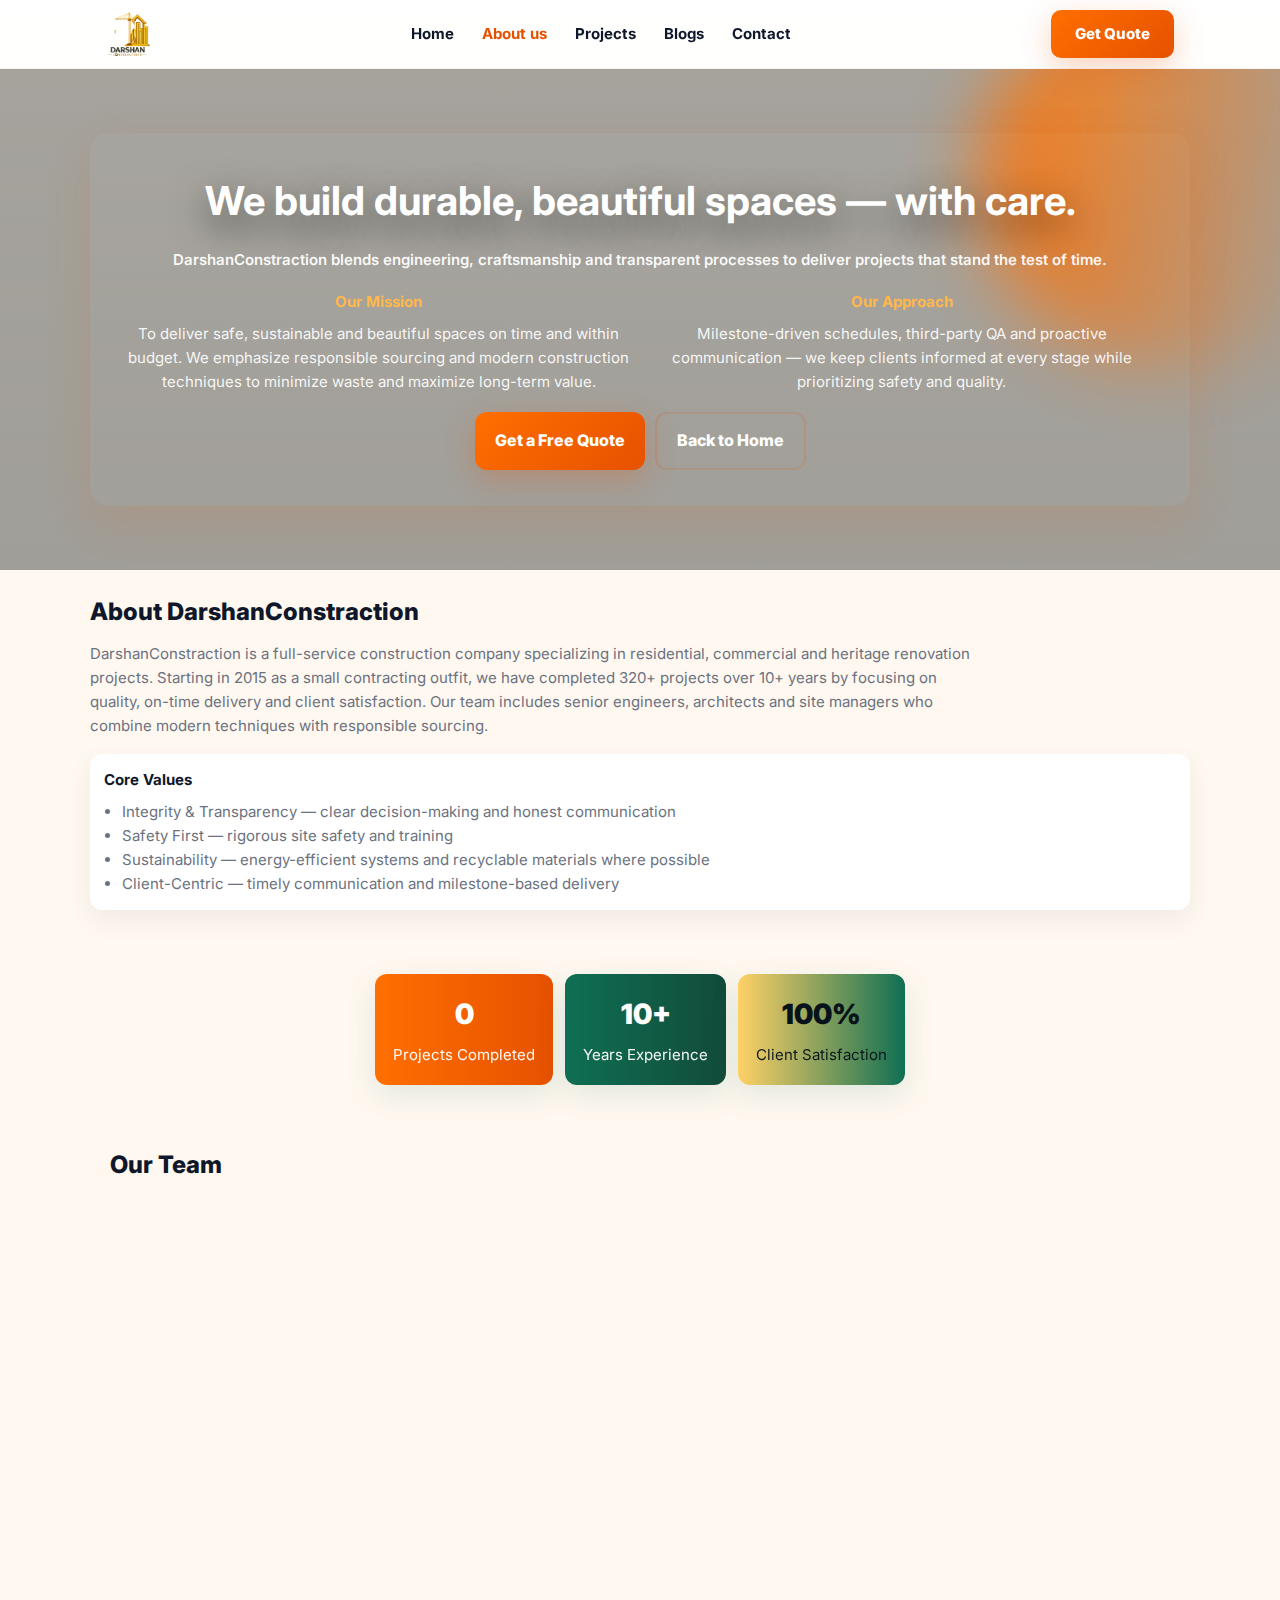
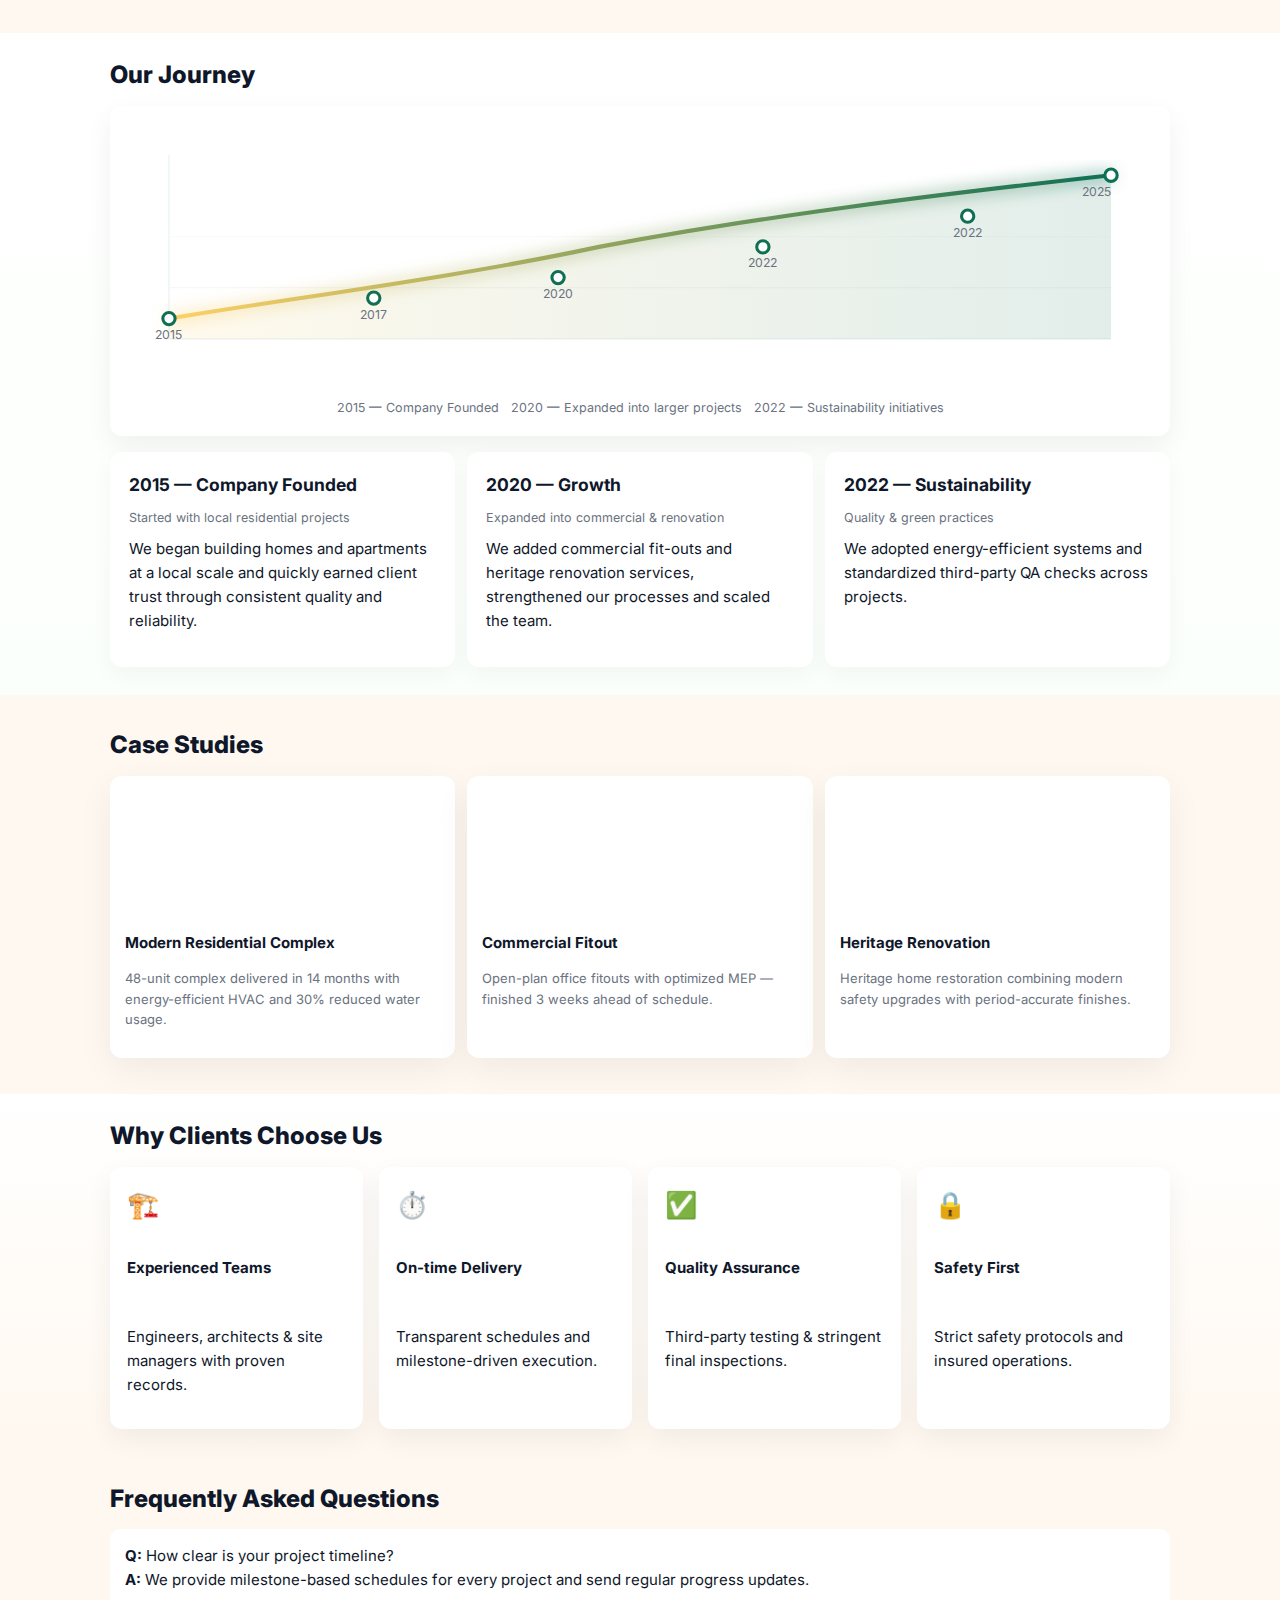
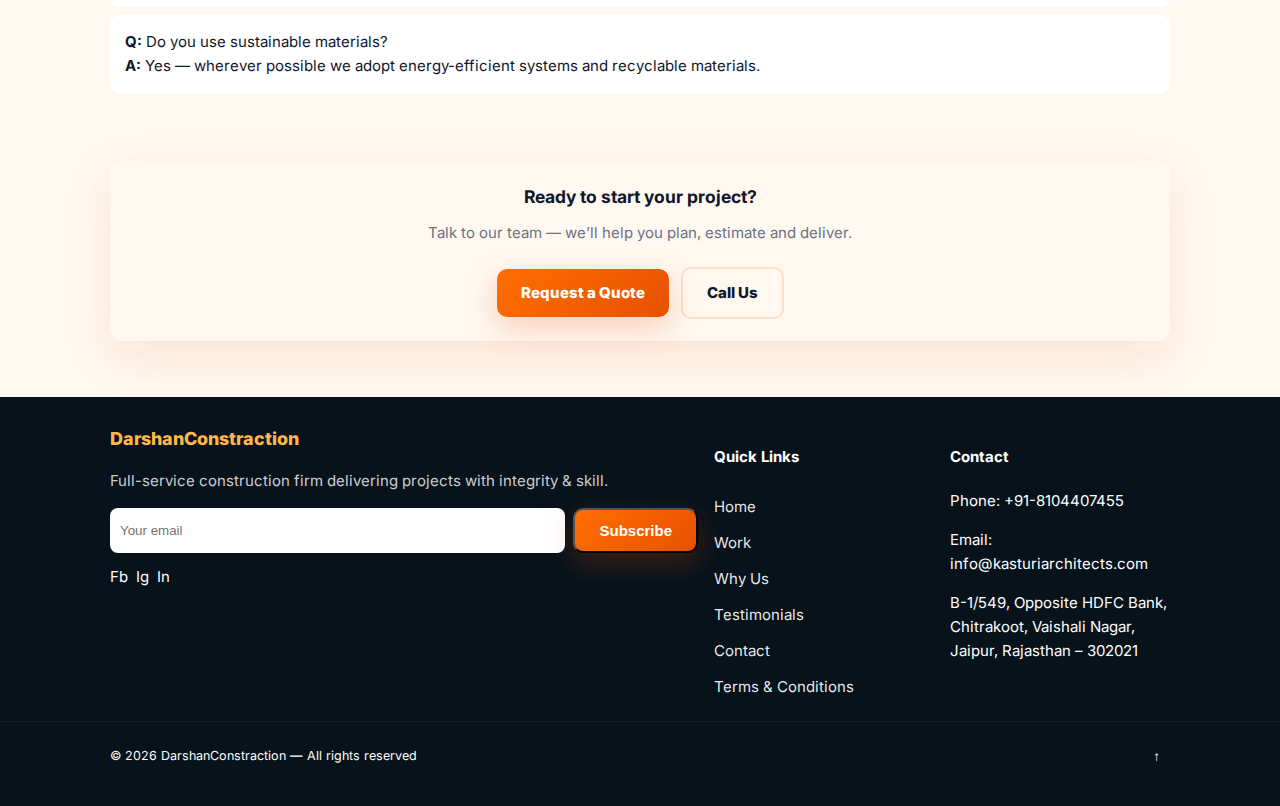
<file: about.html>
<!doctype html>
<html lang="en">

<head>
  <meta charset="utf-8" />
  <meta name="viewport" content="width=device-width,initial-scale=1" />

  <!-- Favicon -->
  <link rel="icon" type="image/png" href="loggo.png" />

  <title>DarshanConstraction — About Us</title>

  <!-- Font (same as main) -->
  <link href="https://fonts.googleapis.com/css2?family=Inter:wght@300;500;700;800&display=swap" rel="stylesheet">
  <!-- reuse your main stylesheet -->
  <link rel="stylesheet" href="./style.css">

  <!-- page-specific styles (keeps the same palette) -->
  <style>
    /* Small reset for this page's extras */
    .about-hero {
      padding: 64px 16px;
      display: flex;
      align-items: center;
      justify-content: center;
      text-align: center;
      gap: 20px;
      position: relative;
      overflow: hidden;
      background-size: cover;
      background-position: center;
    }

    .about-hero::before {
      content: "";
      position: absolute;
      inset: 0;
      background-image: linear-gradient(180deg, rgba(6, 12, 8, 0.36), rgba(6, 12, 8, 0.38));
      z-index: 0
    }

    .about-card {
      position: relative;
      z-index: 1;
      max-width: 1100px;
      padding: 36px;
      border-radius: 18px;
      background: linear-gradient(180deg, rgba(255, 255, 255, 0.02), rgba(255, 255, 255, 0.01));
      box-shadow: var(--shadow);
      color: #fff
    }

    .about-hero h1 {
      font-size: 32px;
      margin: 0 0 8px;
      text-shadow: 0 12px 36px rgba(4, 10, 6, 0.55)
    }

    .lead {
      font-weight: 600;
      color: rgba(255, 255, 255, 0.95);
      margin-bottom: 12px
    }

    /* subtle floating accent */
    .float-accent {
      position: absolute;
      width: 380px;
      height: 380px;
      right: -80px;
      top: -80px;
      border-radius: 50%;
      background: radial-gradient(circle at 30% 30%, rgba(255, 209, 102, 0.12), transparent 30%), linear-gradient(90deg, var(--brand-2), transparent);
      filter: blur(36px);
      transform: rotate(10deg);
      z-index: 0;
      opacity: 0.9
    }

    /* mission / approach grid */
    .mission-grid {
      display: grid;
      gap: 18px;
      margin-top: 18px
    }

    @media(min-width:720px) {
      .mission-grid {
        grid-template-columns: 1fr 1fr
      }

      .about-hero h1 {
        font-size: 40px
      }
    }

    /* stats strip */
    .about-stats {
      display: flex;
      gap: 12px;
      justify-content: center;
      margin-top: 18px;
      flex-wrap: wrap
    }

    .stat-lg {
      background: linear-gradient(90deg, var(--brand-2), var(--brand));
      color: #fff;
      padding: 18px;
      border-radius: 12px;
      min-width: 140px;
      text-align: center;
      box-shadow: 0 10px 30px rgba(15, 111, 83, 0.12);
      transform: translateY(8px);
      opacity: 0;
    }

    .stat-lg.show {
      transform: none;
      opacity: 1;
      transition: all 700ms cubic-bezier(.2, .9, .2, 1)
    }

    /* team */
    .team {
      padding: 48px 0
    }

    .team-grid {
      display: grid;
      gap: 12px
    }

    .team-grid {
      grid-template-columns: repeat(4, 1fr);
      gap: 16px;
    }

    @media(max-width:720px) {
      .team-grid {
        grid-template-columns: repeat(2, 1fr)
      }
    }

    .member {
      background: var(--card);
      border-radius: 12px;
      padding: 12px;
      text-align: center;
      box-shadow: 0 12px 36px rgba(8, 12, 10, 0.06);
      transform: translateY(12px);
      opacity: 0;
      border: 3px solid transparent;
      transition: border .3s ease
    }

    .member.show {
      transform: none;
      opacity: 1;
      transition: all 650ms cubic-bezier(.2, .9, .2, 1)
    }

    .member {
      cursor: pointer;
    }

    .member:hover {
      border: 3px solid #FF6F00;
    }

    .member img {
      width: 100%;
      height: 200px;
      object-fit: cover;
      border-radius: 10px;
      margin-bottom: 10px;
      filter: grayscale(40%);
      transition: filter .36s, transform .36s, border .3s;
      border: 3px solid transparent;
    }

    .member:hover img {
      filter: grayscale(0%);
      transform: scale(1.03)
    }


    /* When hovering over team grid, add orange border to all member images */
    .team-grid:hover .member img {
      border: 3px solid #FF6F00;
      filter: grayscale(0%);
    }

    /* timeline / graph */
    .timeline-graph {
      background: var(--card);
      padding: 18px;
      border-radius: 12px;
      box-shadow: 0 10px 28px rgba(8, 12, 10, 0.06);
    }

    .timeline-graph svg {
      width: 100%;
      height: 220px;
      display: block
    }

    .timeline-legend {
      display: flex;
      gap: 12px;
      justify-content: center;
      margin-top: 8px;
      flex-wrap: wrap
    }

    .timeline-list {
      display: flex;
      flex-direction: column;
      gap: 12px
    }

    @media(min-width:720px) {
      .timeline-list {
        flex-direction: row
      }

      .timeline-item {
        flex: 1
      }
    }

    .timeline-item {
      background: var(--card);
      padding: 16px;
      border-radius: 12px;
      box-shadow: 0 8px 24px rgba(8, 12, 10, 0.04);
      transform: translateY(12px);
      opacity: 0;
      border: 3px solid transparent;
      transition: border .3s ease
    }

    .timeline-item.show {
      transform: none;
      opacity: 1;
      transition: all 600ms ease
    }

    .timeline-item:hover {
      border: 3px solid #FF6F00;
    }

    /* micro interactions */
    .why-card {
      transition: transform .28s, box-shadow .28s, border .3s ease;
      border: 3px solid transparent;
    }

    .why-card:hover {
      transform: translateY(-8px);
      box-shadow: 0 22px 48px rgba(8, 12, 10, 0.08);
      border: 3px solid #FF6F00;
    }

    /* CTA card */
    .cta-card {
      display: flex;
      flex-direction: column;
      align-items: center;
      gap: 10px;
      padding: 22px;
      border-radius: 12px;
      background: linear-gradient(180deg, rgba(255, 255, 255, 0.02), rgba(255, 255, 255, 0.01));
      box-shadow: var(--shadow)
    }

    /* case studies */
    .cases {
      padding: 36px 0
    }

    .case-grid {
      display: grid;
      gap: 12px
    }

    @media(min-width:720px) {
      .case-grid {
        grid-template-columns: repeat(3, 1fr)
      }
    }

    .case {
      background: var(--card);
      border-radius: 12px;
      overflow: hidden;
      box-shadow: 0 12px 36px rgba(8, 12, 10, 0.06);
      border: 3px solid transparent;
      transition: border .3s ease, transform .3s ease
    }

    .case:hover {
      border: 3px solid #FF6F00;
      transform: translateY(-4px);
    }

    .case .thumb {
      height: 140px;
      background-size: cover;
      background-position: center
    }

    .case .body {
      padding: 12px
    }

    /* FAQ */
    .faq {
      padding: 28px 0
    }

    .faq-item {
      background: var(--card);
      padding: 12px;
      border-radius: 10px;
      margin-bottom: 8px;
      border: 3px solid transparent;
      transition: border .3s ease
    }

    .faq-item:hover {
      border: 3px solid #FF6F00;
    }

    /* small helpers */
    .reveal {
      opacity: 0;
      transform: translateY(12px)
    }

    .reveal.show {
      opacity: 1;
      transform: none;
      transition: all 600ms cubic-bezier(.2, .9, .2, 1)
    }
  </style>
</head>

<body>

  <!-- HEADER (kept consistent with your site; links point to index.html/about.html) -->
  <header class="header" id="header">
    <div class="header-inner">
      <a class="brand" href="index.html">
        <!-- Logo image -->
        <img src="loggo.png" alt="Darshan Constraction Logo" class="logo" />
      </a>

      <nav class="nav" aria-label="Main navigation">
        <a href="index.html" class="nav-link">Home</a>
        <a href="about.html" class="nav-link active" aria-current="page" style="color:var(--brand)">About us</a>
        <a href="projects.html" class="nav-link">Projects</a>
        <a href="blogs.html" class="nav-link">Blogs</a>
        <a href="contact.html" class="nav-link btn-ghost">Contact</a>
      </nav>

      <div class="header-actions">
        <a href="#contact" class="btn btn-primary">Get Quote</a>
        <button id="hamburger" class="hamburger" aria-label="Open menu" aria-expanded="false">
          <span class="hb top"></span>
          <span class="hb mid"></span>
          <span class="hb bot"></span>
        </button>
      </div>
    </div>

    <!-- mobile drawer -->
    <div id="drawer" class="drawer" aria-hidden="true">
      <div class="drawer-inner">
        <button id="drawerClose" class="drawer-close" aria-label="Close menu">&times;</button>
        <nav class="drawer-nav">
          <a href="index.html" class="drawer-link">Home</a>
          <a href="about.html" class="drawer-link">About us</a>
          <a href="projects.html" class="drawer-link">Projects</a>
          <a href="blogs.html" class="drawer-link">Blogs</a>
          <a href="contact.html" class="drawer-link">Contact</a>
        </nav>
        <div class="drawer-cta">
          <a href="#contact" class="btn btn-primary full">Request Quote</a>
          <a href="tel:+911234567890" class="btn btn-outline full">Call: +91 12345 67890</a>
        </div>
      </div>
    </div>
    <div id="backdrop" class="backdrop" hidden></div>
  </header>

  <main>

    <!-- ABOUT HERO (visual + animated) -->
    <section class="about-hero"
      style="background-image:url('https://images.unsplash.com/photo-1523413651479-597eb2da0ad6?q=80&w=1770&auto=format&fit=crop')">
      <div class="float-accent" aria-hidden="true"></div>
      <div class="about-card reveal" data-reveal>
        <h1>We build durable, beautiful spaces — with care.</h1>
        <p class="lead">DarshanConstraction blends engineering, craftsmanship and transparent processes to deliver
          projects that stand the test of time.</p>

        <div class="mission-grid">
          <div>
            <h4 style="color:var(--accent);margin:0 0 8px">Our Mission</h4>
            <p style="margin:0;color:rgba(255,255,255,0.92)">To deliver safe, sustainable and beautiful spaces on time
              and within budget. We emphasize responsible sourcing and modern construction techniques to minimize waste
              and maximize long-term value.</p>
          </div>
          <div>
            <h4 style="color:var(--accent);margin:0 0 8px">Our Approach</h4>
            <p style="margin:0;color:rgba(255,255,255,0.92)">Milestone-driven schedules, third-party QA and proactive
              communication — we keep clients informed at every stage while prioritizing safety and quality.</p>
          </div>
        </div>

        <div style="margin-top:18px; display:flex; gap:10px; justify-content:center; flex-wrap:wrap;">
          <a href="#contact" class="btn btn-primary large">Get a Free Quote</a>
          <a href="index.html" class="btn btn-outline large">Back to Home</a>
        </div>
      </div>
    </section>

    <!-- DETAILED COMPANY DESCRIPTION -->
    <section class="container" style="padding:28px 0;">
      <h2 class="title">About DarshanConstraction</h2>
      <p style="color:var(--muted); max-width:900px;">DarshanConstraction is a full-service construction company
        specializing in residential, commercial and heritage renovation projects. Starting in 2015 as a small
        contracting outfit, we have completed 320+ projects over 10+ years by focusing on quality, on-time delivery and
        client satisfaction. Our team includes senior engineers, architects and site managers who combine modern
        techniques with responsible sourcing.</p>

      <div style="margin-top:16px; display:grid; gap:12px; grid-template-columns:1fr;">
        <div
          style="background:var(--card); padding:14px; border-radius:12px; box-shadow:0 10px 28px rgba(8,12,10,0.06)">
          <h4 style="margin:0 0 8px">Core Values</h4>
          <ul style="margin:0; padding-left:18px; color:var(--muted)">
            <li>Integrity & Transparency — clear decision-making and honest communication</li>
            <li>Safety First — rigorous site safety and training</li>
            <li>Sustainability — energy-efficient systems and recyclable materials where possible</li>
            <li>Client-Centric — timely communication and milestone-based delivery</li>
          </ul>
        </div>
      </div>
    </section>

    <!-- HIGHLIGHTS / STATS (animated in) -->
    <section class="container" style="padding:18px 0;">
      <div class="about-stats">
        <div class="stat-lg reveal" data-reveal>
          <div style="font-size:28px;font-weight:900" id="statProjects">0</div>
          <div style="opacity:0.95;margin-top:6px">Projects Completed</div>
        </div>
        <div class="stat-lg reveal" data-reveal style="background:linear-gradient(90deg,#0f6f53,#124b3a);">
          <div style="font-size:28px;font-weight:900">10+</div>
          <div style="opacity:0.95;margin-top:6px">Years Experience</div>
        </div>
        <div class="stat-lg reveal" data-reveal
          style="background:linear-gradient(90deg,#ffd166,#0f6f53); color:#07121a;">
          <div style="font-size:28px;font-weight:900">100%</div>
          <div style="opacity:0.95;margin-top:6px">Client Satisfaction</div>
        </div>
      </div>
    </section>

    <!-- TEAM (cards with reveal + hover) -->
    <section class="team">
      <div class="container">
        <h2 class="title">Our Team</h2>
        <div class="team-grid" style="margin-top:12px;">
          <div class="member" data-reveal>
            <img src="/Sunil.jpeg" alt="Sunil ji — Supervisor">
            <strong>Ravi Patel</strong>
            <div style="color:var(--muted);font-size:13px">Supervisor</div>
            <p style="font-size:13px;margin-top:8px">Experienced supervisor with 5+ years overseeing construction
              projects, ensuring quality standards and timely completion.</p>
          </div>



          <div class="member" data-reveal>
            <img src="Sonu.jpeg" alt="Sonu — Supervisor">
            <strong>Sonu</strong>
            <div style="color:var(--muted);font-size:13px">Supervisor</div>
            <p style="font-size:13px;margin-top:8px">Dedicated supervisor with 5+ years managing site operations, safety
              protocols and coordinating contractor teams.</p>
          </div>
          <div class="member" data-reveal>
            <img src="/Sawerji.jpeg" alt="Sawer — Supervisor">
            <strong>Sawer</strong>
            <div style="color:var(--muted);font-size:13px">Supervisor</div>
            <p style="font-size:13px;margin-top:8px">Skilled supervisor with 5+ years expertise in project monitoring,
              resource management and maintaining construction schedules.</p>
          </div>
          <div class="member" data-reveal>
            <img src="/Ritu.jpeg" alt="Neha Sharma — Receptionist">
            <strong>Neha Sharma</strong>
            <div style="color:var(--muted);font-size:13px">Receptionist</div>
            <p style="font-size:13px;margin-top:8px">Professional receptionist with 5+ years experience handling client
              communications, scheduling and administrative support.
            </p>
          </div>
        </div>
      </div>
    </section>

    <!-- TIMELINE GRAPH: journey visualized -->
    <section class="timeline" style="background:linear-gradient(180deg,#fff,#fbfffb); padding:28px 0;">
      <div class="container">
        <h2 class="title">Our Journey</h2>

        <div class="timeline-graph" style="margin-top:12px;">
          <!-- Simple SVG line chart showing growth milestones -->
          <svg viewBox="0 0 1000 260" preserveAspectRatio="xMidYMid meet" aria-hidden="true"
            style="width:100%; height:auto;">
            <defs>
              <linearGradient id="g1" x1="0" x2="1">
                <stop offset="0" stop-color="#ffd166" />
                <stop offset="1" stop-color="#0f6f53" />
              </linearGradient>
              <filter id="glow">
                <feGaussianBlur stdDeviation="8" result="b" />
                <feMerge>
                  <feMergeNode in="b" />
                  <feMergeNode in="SourceGraphic" />
                </feMerge>
              </filter>
            </defs>

            <!-- axes -->
            <line x1="40" y1="210" x2="960" y2="210" stroke="#e6eef0" stroke-width="1" />
            <line x1="40" y1="30" x2="40" y2="210" stroke="#e6eef0" stroke-width="1" />

            <!-- grid lines -->
            <line x1="40" y1="160" x2="960" y2="160" stroke="#f2f6f5" stroke-width="1" />
            <line x1="40" y1="110" x2="960" y2="110" stroke="#f7faf9" stroke-width="1" />

            <!-- area under curve -->
            <path d="M40 190 C160 170 320 150 460 120 C620 90 780 70 960 50 L960 210 L40 210 Z" fill="url(#g1)"
              opacity="0.12" />

            <!-- line -->
            <path d="M40 190 C160 170 320 150 460 120 C620 90 780 70 960 50" fill="none" stroke="url(#g1)"
              stroke-width="4" stroke-linecap="round" filter="url(#glow)" />

            <!-- points and labels -->
            <g font-family="Inter, system-ui, Arial" font-size="12" fill="#0f172a">
              <circle cx="40" cy="190" r="6" fill="#fff" stroke="#0f6f53" stroke-width="3" />
              <text x="40" y="210" text-anchor="middle" fill="#6b7280">2015</text>

              <circle cx="240" cy="170" r="6" fill="#fff" stroke="#0f6f53" stroke-width="3" />
              <text x="240" y="190" text-anchor="middle" fill="#6b7280">2017</text>

              <circle cx="420" cy="150" r="6" fill="#fff" stroke="#0f6f53" stroke-width="3" />
              <text x="420" y="170" text-anchor="middle" fill="#6b7280">2020</text>

              <circle cx="620" cy="120" r="6" fill="#fff" stroke="#0f6f53" stroke-width="3" />
              <text x="620" y="140" text-anchor="middle" fill="#6b7280">2022</text>

              <circle cx="820" cy="90" r="6" fill="#fff" stroke="#0f6f53" stroke-width="3" />
              <text x="820" y="110" text-anchor="middle" fill="#6b7280">2022</text>

              <circle cx="960" cy="50" r="6" fill="#fff" stroke="#0f6f53" stroke-width="3" />
              <text x="960" y="70" text-anchor="end" fill="#6b7280">2025</text>
            </g>

          </svg>

          <div class="timeline-legend">
            <small style="color:var(--muted)">2015 — Company Founded</small>
            <small style="color:var(--muted)">2020 — Expanded into larger projects</small>
            <small style="color:var(--muted)">2022 — Sustainability initiatives</small>
          </div>
        </div>

        <!-- timeline cards describing each point -->
        <div class="timeline-list" style="margin-top:16px;">
          <div class="timeline-item reveal" data-reveal>
            <h3 style="margin:0 0 6px">2015 — Company Founded</h3>
            <small style="color:var(--muted)">Started with local residential projects</small>
            <p style="margin-top:8px">We began building homes and apartments at a local scale and quickly earned client
              trust through consistent quality and reliability.</p>
          </div>

          <div class="timeline-item reveal" data-reveal>
            <h3 style="margin:0 0 6px">2020 — Growth</h3>
            <small style="color:var(--muted)">Expanded into commercial & renovation</small>
            <p style="margin-top:8px">We added commercial fit-outs and heritage renovation services, strengthened our
              processes and scaled the team.</p>
          </div>

          <div class="timeline-item reveal" data-reveal>
            <h3 style="margin:0 0 6px">2022 — Sustainability</h3>
            <small style="color:var(--muted)">Quality & green practices</small>
            <p style="margin-top:8px">We adopted energy-efficient systems and standardized third-party QA checks across
              projects.</p>
          </div>
        </div>

      </div>
    </section>

    <!-- CASE STUDIES -->
    <section class="cases">
      <div class="container">
        <h2 class="title">Case Studies</h2>
        <div class="case-grid" style="margin-top:12px;">
          <article class="case">
            <div class="thumb"
              style="background-image:url('https://images.unsplash.com/photo-1497366754035-f200968a6e72?q=80&w=1200&auto=format&fit=crop')">
            </div>
            <div class="body">
              <h4 style="margin:0">Modern Residential Complex</h4>
              <p style="color:var(--muted);font-size:13px">48-unit complex delivered in 14 months with energy-efficient
                HVAC and 30% reduced water usage.</p>
            </div>
          </article>

          <article class="case">
            <div class="thumb"
              style="background-image:url('https://images.unsplash.com/photo-1524292691042-82ed9c62673b?q=80&w=687&auto=format&fit=crop&ixlib=rb-4.1.0&ixid=M3wxMjA3fDB8MHxwaG90by1wYWdlfHx8fGVufDB8fHx8fA%3D%3D')">
            </div>
            <div class="body">
              <h4 style="margin:0">Commercial Fitout</h4>
              <p style="color:var(--muted);font-size:13px">Open-plan office fitouts with optimized MEP — finished 3
                weeks ahead of schedule.</p>
            </div>
          </article>

          <article class="case">
            <div class="thumb"
              style="background-image:url('https://images.unsplash.com/photo-1568605114967-8130f3a36994?q=80&w=1200&auto=format&fit=crop')">
            </div>
            <div class="body">
              <h4 style="margin:0">Heritage Renovation</h4>
              <p style="color:var(--muted);font-size:13px">Heritage home restoration combining modern safety upgrades
                with period-accurate finishes.</p>
            </div>
          </article>
        </div>
      </div>
    </section>

    <!-- WHY CHOOSE US (reuse cards but with micro-interaction) -->
    <section id="why" class="why" style="padding:28px 0;">
      <div class="container">
        <h2 class="title">Why Clients Choose Us</h2>
        <div class="why-grid" style="margin-top:12px;">
          <div class="why-card" data-reveal>
            <div class="icon">🏗️</div>
            <h4>Experienced Teams</h4>
            <p>Engineers, architects & site managers with proven records.</p>
          </div>
          <div class="why-card" data-reveal>
            <div class="icon">⏱️</div>
            <h4>On-time Delivery</h4>
            <p>Transparent schedules and milestone-driven execution.</p>
          </div>
          <div class="why-card" data-reveal>
            <div class="icon">✅</div>
            <h4>Quality Assurance</h4>
            <p>Third-party testing & stringent final inspections.</p>
          </div>
          <div class="why-card" data-reveal>
            <div class="icon">🔒</div>
            <h4>Safety First</h4>
            <p>Strict safety protocols and insured operations.</p>
          </div>
        </div>
      </div>
    </section>

    <!-- FAQ -->
    <section class="faq">
      <div class="container">
        <h2 class="title">Frequently Asked Questions</h2>
        <div style="margin-top:12px;">
          <div class="faq-item">
            <strong>Q:</strong> How clear is your project timeline?
            <div><strong>A:</strong> We provide milestone-based schedules for every project and send regular progress
              updates.</div>
          </div>
          <div class="faq-item">
            <strong>Q:</strong> Do you use sustainable materials?
            <div><strong>A:</strong> Yes — wherever possible we adopt energy-efficient systems and recyclable materials.
            </div>
          </div>
        </div>
      </div>
    </section>

    <!-- CTA -->
    <section style="padding:32px 0;">
      <div class="container">
        <div class="cta-card reveal" data-reveal>
          <h3 style="margin:0">Ready to start your project?</h3>
          <p style="margin:0;color:var(--muted)">Talk to our team — we’ll help you plan, estimate and deliver.</p>
          <div style="margin-top:12px">
            <a href="#contact" class="btn btn-primary">Request a Quote</a>
            <a href="tel:+911234567890" class="btn btn-outline" style="margin-left:8px">Call Us</a>
          </div>
        </div>
      </div>
    </section>

    <!-- FOOTER (same as main) -->
    <footer id="contact" class="footer">
      <div class="container footer-grid">
        <div class="f-left">
          <div class="brand-lg">DarshanConstraction</div>
          <p class="muted">Full-service construction firm delivering projects with integrity & skill.</p>

          <form id="subscribe" class="subscribe">
            <input id="email" type="email" placeholder="Your email" required>
            <button class="btn btn-primary">Subscribe</button>
          </form>

          <div class="socials">
            <a href="#" aria-label="Facebook" class="social">Fb</a>
            <a href="#" aria-label="Instagram" class="social">Ig</a>
            <a href="#" aria-label="LinkedIn" class="social">In</a>
          </div>
        </div>

        <div class="f-links">
          <h4>Quick Links</h4>
          <a href="#home">Home</a>
          <a href="#work">Work</a>
          <a href="#why">Why Us</a>
          <a href="#testimonials">Testimonials</a>
          <a href="#contact">Contact</a>
          <a href="terms.html">Terms & Conditions</a>
        </div>

        <div class="f-contact">
          <h4>Contact</h4>
          <p>Phone: <a href="tel:+911234567890">+91-8104407455</a></p>
          <p>Email: <a href="mailto:hello@DarshanConstraction.example">info@kasturiarchitects.com</a></p>
          <p> B-1/549, Opposite HDFC Bank, Chitrakoot, Vaishali Nagar, Jaipur, Rajasthan – 302021</p>
        </div>
      </div>

      <div class="footer-bottom">
        <div class="container fb-inner">
          <small>© <span id="curYear"></span> DarshanConstraction — All rights reserved</small>
          <button id="top" class="topbtn" aria-label="Back to top">↑</button>
        </div>
      </div>
    </footer>

  </main>

  <!-- page-specific script: reveals, counters, small motion (keeps accessibility in mind) -->
  <script>
    document.addEventListener('DOMContentLoaded', () => {
      // set year
      const y = document.getElementById('curYear'); if (y) y.textContent = new Date().getFullYear();

      // reveal on scroll
      const reveals = Array.from(document.querySelectorAll('[data-reveal]'));
      const statProjects = document.getElementById('statProjects');
      const io = new IntersectionObserver((entries, obs) => {
        entries.forEach(entry => {
          if (entry.isIntersecting) {
            const el = entry.target;
            el.classList.add('show');

            // if it's the projects stat, animate count
            if (el === statProjects || el.contains(statProjects)) {
              // animate 0 -> 320
              const target = 80;
              let start = performance.now();
              const dur = 1400;
              function step(now) {
                const p = Math.min((now - start) / dur, 1);
                const val = Math.floor((1 - Math.pow(1 - p, 3)) * target);
                statProjects.textContent = val.toLocaleString();
                if (p < 1) requestAnimationFrame(step); else statProjects.textContent = target.toLocaleString();
              }
              requestAnimationFrame(step);
            }

            obs.unobserve(el);
          }
        });
      }, { threshold: 0.28 });
      reveals.forEach(r => io.observe(r));

      // small entrance for elements with .reveal
      document.querySelectorAll('.reveal').forEach(r => { setTimeout(() => r.classList.add('show'), 160); });

      // smooth hover effect for team cards: accessible tilt using pointermove for devices that support it
      if (window.PointerEvent) {
        document.querySelectorAll('.member').forEach(card => {
          card.addEventListener('pointermove', (e) => {
            const rect = card.getBoundingClientRect();
            const cx = rect.left + rect.width / 2; const cy = rect.top + rect.height / 2;
            const dx = (e.clientX - cx) / rect.width; const dy = (e.clientY - cy) / rect.height;
            card.style.transform = `perspective(800px) rotateX(${(-dy * 4).toFixed(2)}deg) rotateY(${(dx * 6).toFixed(2)}deg)`;
          });
          card.addEventListener('pointerleave', () => { card.style.transform = ''; });
        });
      }
    });
  </script>

  <!-- reuse your main script so drawer, hero etc. continue to work -->
  <script src="./script.js"></script>
</body>


</html>
</file>
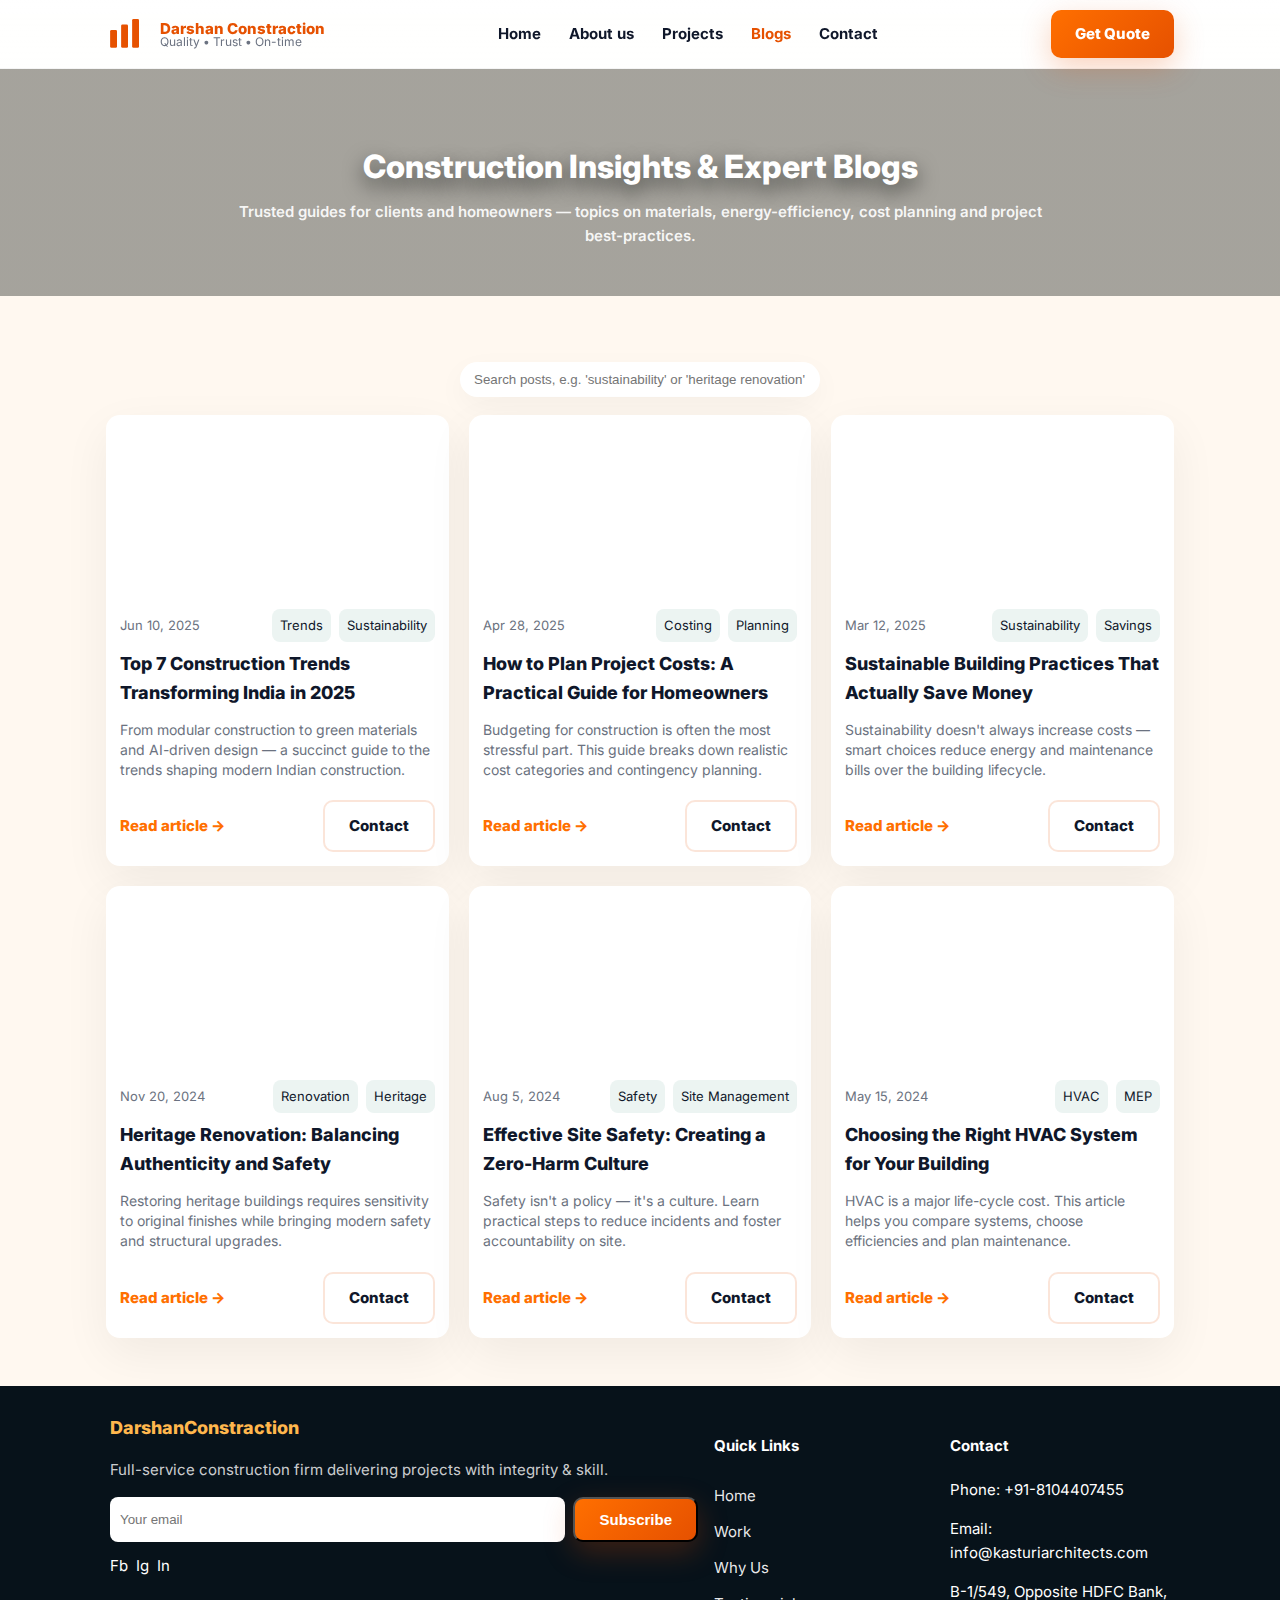
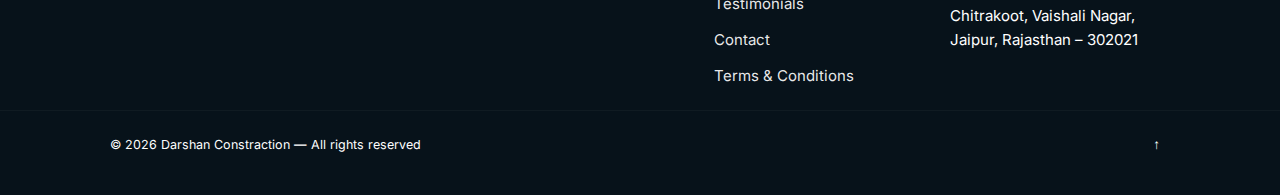
<file: blogs.html>
<!doctype html>
<html lang="en">

<head>
  <meta charset="utf-8" />
  <meta name="viewport" content="width=device-width,initial-scale=1" />
  <title>DarshanConstraction — Blogs & Insights</title>

  <!-- Primary SEO meta -->
  <meta name="description"
    content="DarshanConstraction blog: construction insights, sustainability, cost planning and project best-practices. Learn how to build better — guides, trends & case studies." />
  <meta name="keywords"
    content="construction blog, building trends, sustainability, HVAC, project planning, DarshanConstraction" />
  <link rel="canonical" href="https://your-site.example/blogs.html" />

  <!-- Open Graph -->
  <meta property="og:title" content="DarshanConstraction — Blogs & Insights" />
  <meta property="og:description"
    content="Construction insights and guides: sustainability, cost planning, materials, safety, and design trends from DarshanConstraction." />
  <meta property="og:image"
    content="https://images.unsplash.com/photo-1486304873000-235643847519?q=80&w=1200&auto=format" />
  <meta property="og:type" content="website" />

  <link href="https://fonts.googleapis.com/css2?family=Inter:wght@300;500;700;800&display=swap" rel="stylesheet">
  <link rel="stylesheet" href="./style.css">

  <style>
    :root {

      --max: 1100px;
    }

    /* Hero */
    .hero-small {
      padding: 72px 16px 48px;
      background-image: url('https://images.unsplash.com/photo-1486304873000-235643847519?q=80&w=1600&auto=format&fit=crop');
      background-size: cover;
      background-position: center;
      color: #fff;
      text-align: center;
      position: relative;
    }

    .hero-small::after {
      content: "";
      position: absolute;
      inset: 0;
      background: linear-gradient(180deg, rgba(6, 12, 8, 0.36), rgba(6, 12, 8, 0.36));
      z-index: 0;
    }

    .hero-inner {
      position: relative;
      z-index: 1;
      max-width: var(--max);
      margin: 0 auto;
    }

    .hero-small h1 {
      font-size: 32px;
      margin: 0 0 8px;
      font-weight: 800;
      text-shadow: 0 8px 20px rgba(2, 8, 6, 0.6);
    }

    .hero-small p {
      margin: 0 auto;
      max-width: 820px;
      color: rgba(255, 255, 255, 0.92);
      font-weight: 600;
    }

    /* container */
    .blogs-section {
      max-width: var(--max);
      margin: 28px auto;
      padding: 20px 16px;
    }

    /* grid */
    .blogs-grid {
      display: grid;
      gap: 20px;
      grid-template-columns: 1fr;
    }

    @media(min-width:720px) {
      .blogs-grid {
        grid-template-columns: repeat(2, 1fr);
      }
    }

    @media(min-width:1100px) {
      .blogs-grid {
        grid-template-columns: repeat(3, 1fr);
      }
    }

    .blog-card {
      background: var(--card);
      border-radius: 14px;
      overflow: hidden;
      box-shadow: 0 16px 48px rgba(8, 12, 10, 0.06);
      transition: transform .28s, box-shadow .28s;
      display: flex;
      flex-direction: column;
      cursor: pointer;
    }

    .blog-card:hover {
      transform: translateY(-8px);
      box-shadow: 0 28px 80px rgba(8, 12, 10, 0.12);
    }

    .blog-img {
      height: 180px;
      background-size: cover;
      background-position: center;
    }

    .blog-body {
      padding: 14px;
      display: flex;
      flex-direction: column;
      gap: 8px;
    }

    .blog-meta {
      color: var(--muted);
      font-size: 13px;
    }

    .blog-title {
      font-weight: 800;
      margin: 0;
      font-size: 18px;
      color: var(--text);
    }

    .blog-excerpt {
      color: var(--muted);
      font-size: 14px;
      line-height: 1.45;
      margin: 4px 0 0;
      flex: 1;
    }

    .blog-footer {
      display: flex;
      justify-content: space-between;
      align-items: center;
      gap: 10px;
      margin-top: 12px;
    }

    .read-more {
      font-weight: 800;
      color: var(--brand-2);
      text-decoration: none;
    }

    /* Modal */
    .modal {
      position: fixed;
      inset: 0;
      display: flex;
      align-items: center;
      justify-content: center;
      background: rgba(8, 12, 20, 0.6);
      z-index: 600;
      opacity: 0;
      pointer-events: none;
      transition: opacity .2s;
    }

    .modal.open {
      opacity: 1;
      pointer-events: auto;
    }

    .modal-card {
      width: calc(100% - 40px);
      max-width: 980px;
      background: var(--card);
      border-radius: 12px;
      overflow: hidden;
      box-shadow: 0 40px 120px rgba(8, 12, 10, 0.28);
    }

    .modal-img {
      height: 320px;
      background-size: cover;
      background-position: center;
    }

    .modal-content {
      padding: 20px;
      max-height: 60vh;
      overflow: auto;
    }

    .modal-content h2 {
      margin: 0 0 8px;
      font-size: 22px;
    }

    .modal-content p {
      color: var(--muted);
      line-height: 1.6;
    }

    .modal-actions {
      margin-top: 14px;
      display: flex;
      gap: 8px;
      justify-content: flex-end;
      align-items: center;
    }

    /* small helpers */
    .tag {
      background: rgba(15, 111, 83, 0.08);
      padding: 6px 8px;
      border-radius: 8px;
      font-size: 13px;
      color: var(--text);
    }

    .post-meta-row {
      display: flex;
      gap: 12px;
      align-items: center;
      flex-wrap: wrap;
    }

    .search-row {
      display: flex;
      justify-content: center;
      margin: 18px 0;
    }

    .search-row input {
      padding: 10px 14px;
      border-radius: 999px;
      border: 0;
      width: 360px;
      box-shadow: 0 10px 30px rgba(8, 12, 10, 0.04);
    }

    /* accessibility */
    .sr-only {
      position: absolute;
      left: -9999px;
    }
  </style>
</head>

<body>

  <!-- HEADER (consistent) -->
  <header class="header" id="header">
    <div class="header-inner">
      <a class="brand" href="index.html">
        <svg viewBox="0 0 64 64" class="logo" aria-hidden="true">
          <rect x="6" y="26" width="10" height="26" rx="2" />
          <rect x="22" y="18" width="10" height="34" rx="2" />
          <rect x="38" y="10" width="10" height="42" rx="2" />
        </svg>
        <div class="brand-texts"><span class="brand-title">Darshan Constraction</span><span class="brand-sub">Quality •
            Trust • On-time</span></div>
      </a>

      <nav class="nav" aria-label="Main navigation">
        <a href="index.html" class="nav-link">Home</a>
        <a href="about.html" class="nav-link">About us</a>
        <a href="projects.html" class="nav-link">Projects</a>
        <a href="blogs.html" class="nav-link active" aria-current="page" style="color:var(--brand)">Blogs</a>
        <a href="contact.html" class="nav-link btn-ghost">Contact</a>
      </nav>

      <div class="header-actions">
        <a href="#contact" class="btn btn-primary">Get Quote</a>
        <button id="hamburger" class="hamburger" aria-label="Open menu" aria-expanded="false">
          <span class="hb top"></span>
          <span class="hb mid"></span>
          <span class="hb bot"></span>
        </button>
      </div>
    </div>

    <!-- drawer -->
    <div id="drawer" class="drawer" aria-hidden="true">
      <div class="drawer-inner">
        <button id="drawerClose" class="drawer-close" aria-label="Close menu">&times;</button>
        <nav class="drawer-nav">
          <a href="index.html" class="drawer-link">Home</a>
          <a href="about.html" class="drawer-link">About us</a>
          <a href="projects.html" class="drawer-link">Projects</a>
          <a href="blogs.html" class="drawer-link">Blogs</a>
          <a href="contact.html" class="drawer-link">Contact</a>
        </nav>
        <div class="drawer-cta">
          <a href="#contact" class="btn btn-primary full">Request Quote</a>
          <a href="tel:+911234567890" class="btn btn-outline full">Call: +91 12345 67890</a>
        </div>
      </div>
    </div>
    <div id="backdrop" class="backdrop" hidden></div>
  </header>

  <main>
    <!-- HERO -->
    <section class="hero-small" aria-hidden="false">
      <div class="hero-inner">
        <h1>Construction Insights & Expert Blogs</h1>
        <p>Trusted guides for clients and homeowners — topics on materials, energy-efficiency, cost planning and project
          best-practices.</p>
      </div>
    </section>

    <!-- SEARCH -->
    <div class="blogs-section">
      <div class="search-row">
        <input id="search" placeholder="Search posts, e.g. 'sustainability' or 'heritage renovation'">
      </div>

      <!-- BLOGS GRID -->
      <div class="blogs-grid" id="blogsGrid" aria-live="polite"></div>
    </div>

    <!-- BLOG MODAL -->
    <div id="modal" class="modal" role="dialog" aria-hidden="true" aria-modal="true">
      <div class="modal-card" role="document">
        <div id="modalImg" class="modal-img" style="background-image: none;"></div>
        <div class="modal-content">
          <div class="post-meta-row">
            <div id="modalTags" style="display:flex;gap:8px;flex-wrap:wrap;"></div>
            <div style="margin-left:auto; color:var(--muted);" id="modalDate"></div>
          </div>

          <h2 id="modalTitle"></h2>
          <p id="modalBody"></p>

          <div class="modal-actions">
            <a class="btn btn-outline" id="modalClose">Close</a>
            <a class="btn btn-primary" href="#contact">Request Quote</a>
          </div>
        </div>
      </div>
    </div>

    <!-- FOOTER -->
    <footer id="contact" class="footer">
      <div class="container footer-grid">
        <div class="f-left">
          <div class="brand-lg">DarshanConstraction</div>
          <p class="muted">Full-service construction firm delivering projects with integrity & skill.</p>

          <form id="subscribe" class="subscribe">
            <input id="email" type="email" placeholder="Your email" required>
            <button class="btn btn-primary">Subscribe</button>
          </form>

          <div class="socials">
            <a href="#" aria-label="Facebook" class="social">Fb</a>
            <a href="#" aria-label="Instagram" class="social">Ig</a>
            <a href="#" aria-label="LinkedIn" class="social">In</a>
          </div>
        </div>

        <div class="f-links">
          <h4>Quick Links</h4>
          <a href="#home">Home</a>
          <a href="#work">Work</a>
          <a href="#why">Why Us</a>
          <a href="#testimonials">Testimonials</a>
          <a href="#contact">Contact</a>
          <a href="terms.html">Terms & Conditions</a>
        </div>

        <div class="f-contact">
          <h4>Contact</h4>
          <p>Phone: <a href="tel:+911234567890">+91-8104407455</a></p>
          <p>Email: <a href="mailto:hello@DarshanConstraction.example">info@kasturiarchitects.com</a></p>
          <p> B-1/549, Opposite HDFC Bank, Chitrakoot, Vaishali Nagar, Jaipur, Rajasthan – 302021</p>
        </div>
      </div>

      <div class="footer-bottom">
        <div class="container fb-inner">
          <small>© <span id="curYear"></span> Darshan Constraction — All rights reserved</small>
          <button id="top" class="topbtn" aria-label="Back to top">↑</button>
        </div>
      </div>
    </footer>
  </main>

  <script>
    // Blog data: 6 SEO-friendly, knowledgeable posts
    const POSTS = [
      {
        id: 1,
        title: "Top 7 Construction Trends Transforming India in 2025",
        date: "2025-06-10",
        tags: ["Trends", "Sustainability", "Technology"],
        img: "https://images.unsplash.com/photo-1497366754035-f200968a6e72?q=80&w=1200&auto=format",
        excerpt: "From modular construction to green materials and AI-driven design — a succinct guide to the trends shaping modern Indian construction.",
        body: `<p><strong>Overview:</strong> The construction industry is changing rapidly. In 2025, modular builds, prefabrication, and smart building management systems are now mainstream.</p>
               <h4>Key Trends</h4>
               <ul>
                 <li><strong>Modular & Prefab:</strong> Faster timelines, predictable costs and less waste.</li>
                 <li><strong>Green Materials:</strong> Low-carbon concretes and reclaimed finishes.</li>
                 <li><strong>Digital Twins & AI:</strong> Better planning and predictive maintenance.</li>
               </ul>
               <p><strong>Practical tip:</strong> Consider prefabricated MEP modules for multi-unit residential projects to cut onsite time.</p>`
      },
      {
        id: 2,
        title: "How to Plan Project Costs: A Practical Guide for Homeowners",
        date: "2025-04-28",
        tags: ["Costing", "Planning", "Clients"],
        img: "https://plus.unsplash.com/premium_photo-1661414779271-d8478e2944bc?q=80&w=1171&auto=format&fit=crop&ixlib=rb-4.1.0&ixid=M3wxMjA3fDB8MHxwaG90by1wYWdlfHx8fGVufDB8fHx8fA%3D%3D",
        excerpt: "Budgeting for construction is often the most stressful part. This guide breaks down realistic cost categories and contingency planning.",
        body: `<p>Construction budgets should be realistic and transparent. Break your budget into: sitework, structure, finishes, MEP, permits, and contingency.</p>
               <h4>Budgeting tips</h4>
               <ol>
                 <li>Get multiple quotes for major trades.</li>
                 <li>Allocate 8–12% contingency for minor changes; 15%+ for older/heritage buildings.</li>
                 <li>Prioritise long-term value (quality MEP reduces lifecycle costs).</li>
               </ol>
               <p><strong>Checklist:</strong> Ask for a milestone-based payment schedule and clear scope documents before starting.</p>`
      },
      {
        id: 3,
        title: "Sustainable Building Practices That Actually Save Money",
        date: "2025-03-12",
        tags: ["Sustainability", "Savings", "Materials"],
        img: "https://images.unsplash.com/photo-1764285337769-0bbac19cc84d?q=80&w=687&auto=format&fit=crop&ixlib=rb-4.1.0&ixid=M3wxMjA3fDB8MHxwaG90by1wYWdlfHx8fGVufDB8fHx8fA%3D%3D",
        excerpt: "Sustainability doesn't always increase costs — smart choices reduce energy and maintenance bills over the building lifecycle.",
        body: `<p>Energy-efficient HVAC, high-performance glazing, and good insulation reduce operating costs. Consider lifecycle costs, not just upfront price.</p>
               <h4>High-impact measures</h4>
               <ul>
                 <li>LED lighting + daylighting design</li>
                 <li>Solar PV where rooftop area permits</li>
                 <li>Water recycling and low-flow fixtures</li>
               </ul>
               <p>Many measures pay back within 3–7 years, depending on local energy prices.</p>`
      },
      {
        id: 4,
        title: "Heritage Renovation: Balancing Authenticity and Safety",
        date: "2024-11-20",
        tags: ["Renovation", "Heritage", "Safety"],
        img: "https://images.unsplash.com/photo-1568605114967-8130f3a36994?q=80&w=1200&auto=format",
        excerpt: "Restoring heritage buildings requires sensitivity to original finishes while bringing modern safety and structural upgrades.",
        body: `<p>Heritage projects should start with a survey and conservation plan. Always document existing conditions and consult conservation specialists.</p>
               <h4>Common strategies</h4>
               <ul>
                 <li>Structural strengthening using minimally invasive techniques</li>
                 <li>Reversibility: interventions should be reversible where possible</li>
                 <li>Choose materials that match originals in look and performance</li>
               </ul>
               <p><em>Note:</em> Heritage restorations can take longer due to approvals — plan and budget accordingly.</p>`
      },
      {
        id: 5,
        title: "Effective Site Safety: Creating a Zero-Harm Culture",
        date: "2024-08-05",
        tags: ["Safety", "Site Management", "Training"],
        img: "https://images.unsplash.com/photo-1662309376159-b95fb193d96b?q=80&w=687&auto=format&fit=crop&ixlib=rb-4.1.0&ixid=M3wxMjA3fDB8MHxwaG90by1wYWdlfHx8fGVufDB8fHx8fA%3D%3D",
        excerpt: "Safety isn't a policy — it's a culture. Learn practical steps to reduce incidents and foster accountability on site.",
        body: `<p>Start with simple, enforceable rules. Use daily briefings, clear PPE standards and visible supervision.</p>
               <h4>Practical steps</h4>
               <ul>
                 <li>Daily toolbox talks and visible signage</li>
                 <li>Training for subcontractors and new workers</li>
                 <li>Encourage reporting of near-misses (no blame)</li>
               </ul>
               <p>Safety reduces downtime and builds client confidence — it's also a legal obligation.</p>`
      },
      {
        id: 6,
        title: "Choosing the Right HVAC System for Your Building",
        date: "2024-05-15",
        tags: ["HVAC", "MEP", "Efficiency"],
        img: "https://images.unsplash.com/photo-1613844044163-1ad2f2d0b152?q=80&w=1170&auto=format&fit=crop&ixlib=rb-4.1.0&ixid=M3wxMjA3fDB8MHxwaG90by1wYWdlfHx8fGVufDB8fHx8fA%3D%3D",
        excerpt: "HVAC is a major life-cycle cost. This article helps you compare systems, choose efficiencies and plan maintenance.",
        body: `<p>Consider load profiles, occupancy patterns and local climate when choosing HVAC. Variable refrigerant flow (VRF) and heat pumps offer high efficiency for many applications.</p>
               <h4>Selection checklist</h4>
               <ul>
                 <li>Calculate sensible and latent loads accurately</li>
                 <li>Prioritise maintainability and accessible plant rooms</li>
                 <li>Consider smart controls for demand-based operation</li>
               </ul>
               <p>Good design here can reduce energy consumption by 20–40% compared to poorly designed systems.</p>`
      }
    ];

    // Utility: format date for display
    function formatDate(iso) {
      const d = new Date(iso);
      const opts = { year: 'numeric', month: 'short', day: 'numeric' };
      return d.toLocaleDateString(undefined, opts);
    }

    // Render cards
    function renderPosts(list) {
      const grid = document.getElementById('blogsGrid');
      grid.innerHTML = '';
      list.forEach(p => {
        const el = document.createElement('article');
        el.className = 'blog-card reveal';
        el.setAttribute('tabindex', '0');
        el.innerHTML = `
          <div class="blog-img" style="background-image:url('${p.img}')"></div>
          <div class="blog-body">
            <div class="post-meta-row">
              <div class="blog-meta">${formatDate(p.date)}</div>
              <div style="margin-left:auto; display:flex; gap:8px;">
                ${p.tags.slice(0, 2).map(t => `<span class="tag">${t}</span>`).join('')}
              </div>
            </div>
            <h3 class="blog-title">${p.title}</h3>
            <p class="blog-excerpt">${p.excerpt}</p>
            <div class="blog-footer">
              <a href="#" class="read-more" data-id="${p.id}">Read article →</a>
              <a class="btn btn-outline" href="#contact">Contact</a>
            </div>
          </div>
        `;
        // click to open modal
        el.querySelectorAll('[data-id]').forEach(btn => {
          btn.addEventListener('click', (e) => {
            e.preventDefault();
            openModal(p.id);
          });
        });
        // keyboard accessible: Enter opens modal
        el.addEventListener('keydown', (e) => { if (e.key === 'Enter' || e.key === ' ') { openModal(p.id); e.preventDefault(); } });
        grid.appendChild(el);
      });

      // small reveal
      setTimeout(() => { document.querySelectorAll('.reveal').forEach((r, i) => setTimeout(() => r.classList.add('show'), i * 70)); }, 80);
    }

    // Modal functions
    function openModal(id) {
      const post = POSTS.find(x => x.id === id);
      if (!post) return;
      document.getElementById('modalImg').style.backgroundImage = `url('${post.img}')`;
      document.getElementById('modalTitle').textContent = post.title;
      document.getElementById('modalBody').innerHTML = post.body;
      document.getElementById('modalDate').textContent = formatDate(post.date);
      const tagsEl = document.getElementById('modalTags');
      tagsEl.innerHTML = post.tags.map(t => `<span class="tag">${t}</span>`).join('');
      const modal = document.getElementById('modal');
      modal.classList.add('open'); modal.setAttribute('aria-hidden', 'false');
      // trap focus simple
      document.documentElement.style.overflow = 'hidden';
    }
    function closeModal() {
      const modal = document.getElementById('modal');
      modal.classList.remove('open'); modal.setAttribute('aria-hidden', 'true');
      document.documentElement.style.overflow = '';
    }

    // Search filter
    function applySearch(q) {
      q = (q || '').trim().toLowerCase();
      if (!q) return renderPosts(POSTS);
      const filtered = POSTS.filter(p => (p.title + ' ' + p.excerpt + ' ' + p.tags.join(' ')).toLowerCase().includes(q));
      renderPosts(filtered);
    }

    // Init
    document.addEventListener('DOMContentLoaded', () => {
      // year
      const y = document.getElementById('curYear');
      if (y) y.textContent = new Date().getFullYear();

      renderPosts(POSTS);

      // search
      const s = document.getElementById('search');
      if (s) s.addEventListener('input', (e) => applySearch(e.target.value));

      // modal close handlers
      document.getElementById('modalClose').addEventListener('click', closeModal);
      document.getElementById('modal').addEventListener('click', (e) => {
        if (e.target === document.getElementById('modal')) closeModal();
      });

      // subscribe demo
      const sub = document.getElementById('subscribe');
      if (sub) sub.addEventListener('submit', (e) => { e.preventDefault(); alert('Thanks — subscribed! (demo)'); sub.reset(); });

      // top button
      const top = document.getElementById('top');
      if (top) top.addEventListener('click', () => window.scrollTo({ top: 0, behavior: 'smooth' }));
    });
  </script>

  <!-- keep this so drawer/hero etc continue working -->
  <script src="./script.js"></script>
</body>

</html>
</file>
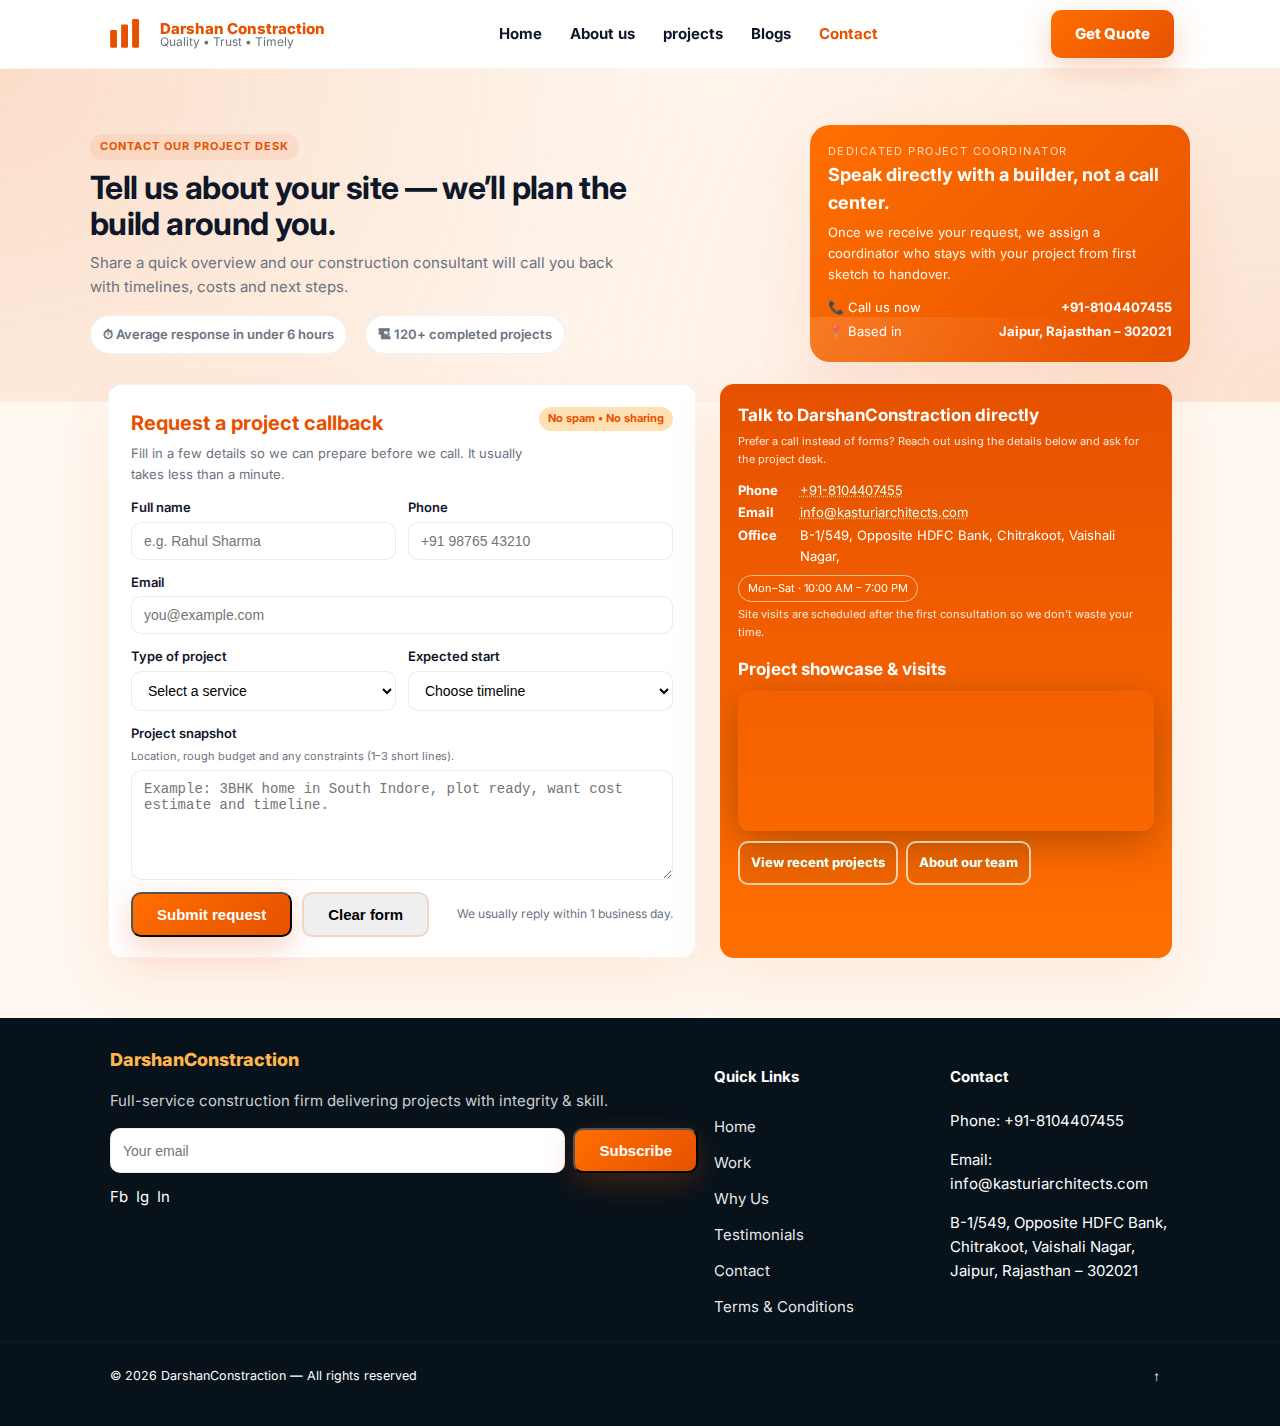
<file: contact.html>
<!doctype html>
<html lang="en">

<head>
  <meta charset="utf-8" />
  <meta name="viewport" content="width=device-width,initial-scale=1" />
  <title>DarshanConstraction — Contact</title>
  <meta name="description"
    content="Contact DarshanConstraction — request a quote, schedule a consultation or ask about our construction & renovation services." />

  <!-- Fonts -->
  <link href="https://fonts.googleapis.com/css2?family=Inter:wght@300;400;600;700;800&display=swap" rel="stylesheet">
  <link rel="stylesheet" href="./style.css">

  <style>
    :root {
      /* Orange Theme */
      --brand: #E65100;
      --brand-2: #FF6F00;
      --brand-light: #FFE0B2;
      --accent: #FFB74D;
      --muted: #6b7280;
      --text: #0f172a;
      --bg: #fff8f0;
      --radius: 14px;
      --shadow-soft: 0 22px 60px rgba(230, 81, 0, 0.09);
      --max: 1100px;
    }

    * {
      box-sizing: border-box;
    }

    html,
    body {
      margin: 0;
      padding: 0;
      height: 100%;
      background: var(--bg);
      font-family: Inter, system-ui, -apple-system, "Segoe UI", Roboto, Arial;
      color: var(--text);
      -webkit-font-smoothing: antialiased;
    }

    a {
      color: inherit;
      text-decoration: none;
    }

    img {
      max-width: 100%;
      display: block;
    }

    /* Header/Footer styles removed to use style.css defaults */

    /* Contact page styles (kept from your original) */
    .contact-hero {
      background:
        radial-gradient(circle at 0% 0%, rgba(230, 81, 0, 0.16) 0, transparent 55%),
        radial-gradient(circle at 100% 100%, rgba(230, 81, 0, 0.13) 0, transparent 55%),
        var(--bg);
      padding: 56px 18px 40px;
    }

    .hero-shell {
      max-width: var(--max);
      margin: 0 auto;
      display: flex;
      gap: 28px;
      align-items: center;
      justify-content: space-between;
      flex-wrap: wrap;
    }

    .hero-copy {
      max-width: 540px;
    }

    .badge {
      display: inline-flex;
      align-items: center;
      gap: 6px;
      padding: 4px 10px;
      border-radius: 999px;
      background: rgba(230, 81, 0, 0.08);
      font-size: 11px;
      font-weight: 700;
      text-transform: uppercase;
      letter-spacing: 0.09em;
      color: var(--brand);
    }

    .hero-copy h1 {
      margin: 10px 0 8px;
      font-size: 32px;
      line-height: 1.15;
      letter-spacing: -0.02em;
    }

    .hero-copy p {
      margin: 0;
      font-size: 15px;
      color: var(--muted);
    }

    .hero-meta {
      display: flex;
      gap: 18px;
      margin-top: 16px;
      flex-wrap: wrap;
      font-size: 13px;
      color: var(--muted);
    }

    .hero-stat {
      padding: 8px 12px;
      border-radius: 999px;
      background: #ffffff;
      border: 1px solid rgba(6, 12, 10, 0.06);
      font-weight: 600;
    }

    .hero-visual {
      flex: 1;
      min-width: 260px;
      max-width: 380px;
    }

    .hero-card {
      position: relative;
      border-radius: 20px;
      padding: 18px 18px 16px;
      background: linear-gradient(135deg, var(--brand-2), var(--brand));
      color: #ffffff;
      box-shadow: var(--shadow-soft);
      overflow: hidden;
    }

    .hero-card::after {
      content: "";
      position: absolute;
      inset: auto -20% -40%;
      height: 140px;
      background: radial-gradient(circle at 10% 0%, rgba(255, 255, 255, 0.22) 0, transparent 60%);
      opacity: .7;
    }

    .hero-card h2 {
      margin: 0 0 4px;
      font-size: 18px;
    }

    .hero-card p {
      margin: 0 0 12px;
      font-size: 13px;
      opacity: 0.94;
    }

    .hero-label {
      font-size: 11px;
      text-transform: uppercase;
      opacity: 0.76;
      letter-spacing: 0.13em;
    }

    .hero-line {
      display: flex;
      justify-content: space-between;
      gap: 12px;
      font-size: 13px;
      margin-bottom: 4px;
    }

    .hero-line strong {
      font-weight: 700;
    }

    .contact-shell {
      max-width: var(--max);
      margin: -18px auto 60px;
      padding: 0 18px 0;
    }

    .contact-grid {
      display: grid;
      grid-template-columns: minmax(0, 1.3fr) minmax(0, 1fr);
      gap: 24px;
      align-items: stretch;
    }

    .form-card {
      background: #ffffff;
      border-radius: var(--radius);
      box-shadow: var(--shadow-soft);
      padding: 22px 22px 20px;
      border: 1px solid rgba(6, 12, 10, 0.04);
    }

    .form-header {
      display: flex;
      justify-content: space-between;
      gap: 12px;
      align-items: flex-start;
      margin-bottom: 12px;
    }

    .form-header h2 {
      margin: 0;
      font-size: 20px;
      color: var(--brand);
    }

    .form-header p {
      margin: 4px 0 0;
      font-size: 13px;
      color: var(--muted);
    }

    .form-tag {
      padding: 3px 9px;
      border-radius: 999px;
      background: var(--brand-light);
      font-size: 11px;
      font-weight: 700;
      color: var(--brand);
      white-space: nowrap;
    }

    .field {
      margin-bottom: 12px;
      display: flex;
      flex-direction: column;
      gap: 4px;
    }

    label {
      font-size: 13px;
      font-weight: 600;
      color: var(--text);
    }

    .field span.helper {
      font-size: 11px;
      color: var(--muted);
    }

    input[type="text"],
    input[type="email"],
    input[type="tel"],
    select,
    textarea {
      padding: 10px 12px;
      border-radius: 10px;
      border: 1px solid rgba(6, 12, 10, 0.08);
      font-size: 14px;
      outline: none;
      background: #ffffff;
      transition: box-shadow .16s ease, border-color .16s ease, transform .06s ease;
    }

    input:focus,
    textarea:focus,
    select:focus {
      border-color: rgba(230, 81, 0, 0.75);
      box-shadow: 0 0 0 1px rgba(230, 81, 0, 0.25);
      transform: translateY(-1px);
    }

    textarea {
      min-height: 110px;
      resize: vertical;
    }

    .row {
      display: flex;
      gap: 12px;
    }

    .row .field {
      flex: 1;
    }

    .form-actions {
      display: flex;
      flex-wrap: wrap;
      gap: 10px;
      align-items: center;
      margin-top: 10px;
    }

    .note {
      margin-left: auto;
      font-size: 12px;
      color: var(--muted);
    }

    .info-card {
      border-radius: var(--radius);
      padding: 18px 18px 16px;
      background: linear-gradient(180deg, var(--brand), var(--brand-2));
      color: #fff;
      box-shadow: var(--shadow-soft);
      display: flex;
      flex-direction: column;
      gap: 14px;
      position: relative;
      overflow: hidden;
    }

    .info-card::before {
      content: "";
      position: absolute;
      inset: -40% 40% auto auto;
      background: radial-gradient(circle at 0 0, rgba(255, 255, 255, 0.21) 0, transparent 60%);
      opacity: .85;
      pointer-events: none;
    }

    .info-card h3 {
      margin: 0;
      font-size: 17px;
    }

    .info-section {
      position: relative;
      z-index: 1;
    }

    .info-row {
      display: flex;
      gap: 8px;
      align-items: flex-start;
      font-size: 13px;
      margin: 2px 0;
    }

    .info-row strong {
      font-weight: 700;
      min-width: 54px;
    }

    .info-row a {
      color: #e1fff2;
      text-decoration: underline dotted rgba(225, 255, 242, 0.6);
    }

    .info-pill {
      display: inline-flex;
      padding: 4px 9px;
      border-radius: 999px;
      border: 1px solid rgba(236, 255, 246, 0.6);
      font-size: 11px;
      margin-top: 6px;
    }

    .map {
      margin-top: 8px;
      border-radius: 12px;
      height: 140px;
      background-image: url("https://images.unsplash.com/photo-1521791136064-7986c2920216?q=80&w=1200&auto=format&fit=crop");
      background-size: cover;
      background-position: center;
      box-shadow: 0 12px 40px rgba(0, 0, 0, 0.25);
    }

    .info-cta {
      display: flex;
      gap: 8px;
      flex-wrap: wrap;
      margin-top: 10px;
    }

    .info-cta .btn-outline {
      border-color: rgba(229, 255, 244, 0.7);
      color: #e9fff5;
      background: rgba(0, 0, 0, 0.05);
      padding: 7px 11px;
      font-size: 13px;
    }

    .tiny-text {
      font-size: 11px;
      opacity: 0.86;
      margin-top: 4px;
    }

    /* Footer styles removed to use style.css defaults */

    @media(max-width:900px) {
      .nav {
        display: none;
      }

      .hamburger {
        display: block;
        margin-left: auto;
      }

      .header-actions {
        margin-left: auto;
      }

      .contact-grid {
        grid-template-columns: 1fr;
        margin-top: 16px;
      }

      .info-card {
        order: -1;
      }

      .footer-grid {
        grid-template-columns: 1fr;
      }
    }

    @media(max-width:640px) {
      .hero-shell {
        flex-direction: column;
      }

      .hero-copy h1 {
        font-size: 26px;
      }

      .form-card,
      .info-card {
        padding: 18px 16px;
      }

      .row {
        flex-direction: column;
      }

      .note {
        margin-left: 0;
        width: 100%;
      }
    }

    /* Toast (Outcome notification) */
    .toast {
      position: fixed;
      right: 18px;
      bottom: 18px;
      padding: 11px 14px;
      border-radius: 999px;
      background: linear-gradient(90deg, var(--brand-2), var(--brand));
      color: #fff;
      font-size: 13px;
      display: none;
      box-shadow: 0 10px 40px var(--shadow-soft);
      z-index: 900;
    }

    .toast.show {
      display: block;
      animation: fadeUp .28s cubic-bezier(.2, .9, .2, 1);
    }

    @keyframes fadeUp {
      from {
        opacity: 0;
        transform: translateY(6px);
      }

      to {
        opacity: 1;
        transform: none;
      }
    }
  </style>
</head>

<body>

  <!-- HEADER (synced with index.html) -->
  <header class="header" id="header">
    <div class="header-inner">
      <a class="brand" href="index.html">
        <svg viewBox="0 0 64 64" class="logo" aria-hidden="true">
          <rect x="6" y="26" width="10" height="26" rx="2" />
          <rect x="22" y="18" width="10" height="34" rx="2" />
          <rect x="38" y="10" width="10" height="42" rx="2" />
        </svg>
        <div class="brand-texts"><span class="brand-title">Darshan Constraction</span><span class="brand-sub">Quality •
            Trust • Timely</span></div>
      </a>

      <nav class="nav" aria-label="Main navigation">
        <a href="index.html" class="nav-link">Home</a>
        <a href="about.html" class="nav-link">About us</a>
        <a href="projects.html" class="nav-link">projects</a>
        <a href="blogs.html" class="nav-link">Blogs</a>
        <a href="contact.html" class="nav-link active" style="color:var(--brand)">Contact</a>
      </nav>

      <div class="header-actions">
        <a href="#contact" class="btn btn-primary">Get Quote</a>
        <button id="hamburger" class="hamburger" aria-label="Open menu" aria-expanded="false">
          <span class="hb top"></span>
          <span class="hb mid"></span>
          <span class="hb bot"></span>
        </button>
      </div>
    </div>

    <!-- mobile drawer -->
    <div id="drawer" class="drawer" aria-hidden="true">
      <div class="drawer-inner">
        <button id="drawerClose" class="drawer-close" aria-label="Close menu">&times;</button>
        <nav class="drawer-nav">
          <a href="index.html" class="drawer-link">Home</a>
          <a href="about.html" class="drawer-link">About us</a>
          <a href="projects.html" class="drawer-link">Projects</a>
          <a href="blogs.html" class="drawer-link">Vlogs</a>
          <a href="contact.html" class="drawer-link">Contact</a>
        </nav>
        <div class="drawer-cta">
          <a href="#contact" class="btn btn-primary full">Request Quote</a>
          <a href="tel:+911234567890" class="btn btn-outline full">Call: +91 12345 67890</a>
        </div>
      </div>
    </div>
    <div id="backdrop" class="backdrop" hidden></div>
  </header>

  <main>
    <!-- HERO -->
    <section class="contact-hero">
      <div class="hero-shell">
        <div class="hero-copy">
          <div class="badge">Contact our project desk</div>
          <h1>Tell us about your site — we’ll plan the build around you.</h1>
          <p>Share a quick overview and our construction consultant will call you back with timelines, costs and next
            steps.</p>

          <div class="hero-meta">
            <div class="hero-stat">⏱ Average response in under 6 hours</div>
            <div class="hero-stat">🏗 120+ completed projects</div>
          </div>
        </div>

        <div class="hero-visual">
          <div class="hero-card">
            <div class="hero-label">Dedicated project coordinator</div>
            <h2>Speak directly with a builder, not a call center.</h2>
            <p>Once we receive your request, we assign a coordinator who stays with your project from first sketch to
              handover.</p>

            <div class="hero-line">
              <span>📞 Call us now</span>
              <strong>+91-8104407455</strong>
            </div>
            <div class="hero-line">
              <span>📍 Based in</span>
              <strong>Jaipur, Rajasthan – 302021</strong>
            </div>
          </div>
        </div>
      </div>
    </section>

    <!-- CONTACT SECTION -->
    <section class="contact-shell">
      <div class="contact-grid">
        <!-- form -->
        <form id="contactForm" class="form-card" novalidate>
          <div class="form-header">
            <div>
              <h2>Request a project callback</h2>
              <p>Fill in a few details so we can prepare before we call. It usually takes less than a minute.</p>
            </div>
            <div class="form-tag">No spam • No sharing</div>
          </div>

          <div class="row">
            <div class="field">
              <label for="name">Full name</label>
              <input id="name" name="name" type="text" placeholder="e.g. Rahul Sharma" required>
            </div>
            <div class="field">
              <label for="phone">Phone</label>
              <input id="phone" name="phone" type="tel" placeholder="+91 98765 43210" required>
            </div>
          </div>

          <div class="field">
            <label for="email">Email</label>
            <input id="email" name="email" type="email" placeholder="you@example.com" required>
          </div>

          <div class="row">
            <div class="field">
              <label for="service">Type of project</label>
              <select id="service" name="service">
                <option value="">Select a service</option>
                <option value="residential">New residential construction</option>
                <option value="commercial">Commercial / office fitout</option>
                <option value="renovation">Renovation or extension</option>
                <option value="sustainability">Green / sustainability upgrade</option>
                <option value="other">Just need expert advice</option>
              </select>
            </div>
            <div class="field">
              <label for="timeline">Expected start</label>
              <select id="timeline" name="timeline">
                <option value="">Choose timeline</option>
                <option value="1month">Within 1 month</option>
                <option value="3months">1–3 months</option>
                <option value="6months">3–6 months</option>
                <option value="flexible">Flexible / not sure</option>
              </select>
            </div>
          </div>

          <div class="field">
            <label for="message">Project snapshot</label>
            <span class="helper">Location, rough budget and any constraints (1–3 short lines).</span>
            <textarea id="message" name="message"
              placeholder="Example: 3BHK home in South Indore, plot ready, want cost estimate and timeline."
              required></textarea>
          </div>

          <div class="form-actions">
            <button type="submit" class="btn btn-primary" id="submitBtn">Submit request</button>
            <button type="reset" class="btn btn-outline">Clear form</button>
            <div class="note">We usually reply within 1 business day.</div>
          </div>
        </form>

        <!-- info side -->
        <aside class="info-card" aria-label="Contact information">
          <div class="info-section">
            <h3>Talk to DarshanConstraction directly</h3>
            <p class="tiny-text">Prefer a call instead of forms? Reach out using the details below and ask for the
              project desk.</p>

            <div class="info-row">
              <strong>Phone</strong>
              <span><a href="tel:+911234567890">+91-8104407455</a></span>
            </div>
            <div class="info-row">
              <strong>Email</strong>
              <span><a href="mailto:hello@DarshanConstraction.example">info@kasturiarchitects.com</a></span>
            </div>
            <div class="info-row">
              <strong>Office</strong>
              <span>B-1/549, Opposite HDFC Bank, Chitrakoot, Vaishali Nagar,</span>
            </div>

            <div class="info-pill">Mon–Sat · 10:00 AM – 7:00 PM</div>
            <div class="tiny-text">Site visits are scheduled after the first consultation so we don’t waste your time.
            </div>
          </div>

          <div class="info-section">
            <h3>Project showcase & visits</h3>
            <div class="map" role="img" aria-label="Map placeholder for BuildRight office"></div>
            <div class="info-cta">
              <a class="btn btn-outline" href="projects.html">View recent projects</a>
              <a class="btn btn-outline" href="about.html">About our team</a>
            </div>
          </div>
        </aside>
      </div>
    </section>

    <div id="toast" class="toast" role="status" aria-live="polite">Message sent — we will contact you soon.</div>

    <!-- FOOTER (synced with index.html) -->
    <footer id="contact" class="footer">
      <div class="container footer-grid">
        <div class="f-left">
          <div class="brand-lg">DarshanConstraction</div>
          <p class="muted">Full-service construction firm delivering projects with integrity & skill.</p>

          <form id="subscribe" class="subscribe">
            <input id="email" type="email" placeholder="Your email" required>
            <button class="btn btn-primary">Subscribe</button>
          </form>

          <div class="socials">
            <a href="#" aria-label="Facebook" class="social">Fb</a>
            <a href="#" aria-label="Instagram" class="social">Ig</a>
            <a href="#" aria-label="LinkedIn" class="social">In</a>
          </div>
        </div>

        <div class="f-links">
          <h4>Quick Links</h4>
          <a href="#home">Home</a>
          <a href="#work">Work</a>
          <a href="#why">Why Us</a>
          <a href="#testimonials">Testimonials</a>
          <a href="#contact">Contact</a>
          <a href="terms.html">Terms & Conditions</a>
        </div>

        <div class="f-contact">
          <h4>Contact</h4>
          <p>Phone: <a href="tel:+911234567890">+91-8104407455</a></p>
          <p>Email: <a href="mailto:hello@buildright.example">info@kasturiarchitects.com</a></p>
          <p> B-1/549, Opposite HDFC Bank, Chitrakoot, Vaishali Nagar, Jaipur, Rajasthan – 302021</p>
        </div>
      </div>

      <div class="footer-bottom">
        <div class="container fb-inner">
          <small>© <span id="curYear"></span> DarshanConstraction — All rights reserved</small>
          <button id="top" class="topbtn" aria-label="Back to top">↑</button>
        </div>
      </div>
    </footer>

  </main>

  <script>
    // ====== CONFIG ======
    const API_CONTACT_URL = 'send_mail.php';

    document.addEventListener('DOMContentLoaded', () => {
      const curYear = document.getElementById('curYear');
      if (curYear) curYear.textContent = new Date().getFullYear();

      const toast = document.getElementById('toast');
      function showToast(msg) {
        if (!toast) { alert(msg); return; }
        toast.textContent = msg;
        toast.classList.add('show');
        setTimeout(() => toast.classList.remove('show'), 4200);
      }

      // Contact form submit with fetch -> backend
      const form = document.getElementById('contactForm');
      const submitBtn = document.getElementById('submitBtn');
      if (form) {
        form.addEventListener('submit', async (e) => {
          e.preventDefault();

          // simple client-side validation
          const name = (document.getElementById('name') || {}).value.trim();
          const email = (document.getElementById('email') || {}).value.trim();
          const phone = (document.getElementById('phone') || {}).value.trim();
          const message = (document.getElementById('message') || {}).value.trim();

          if (!name) { showToast('Please enter your name.'); document.getElementById('name').focus(); return; }
          if (!email || !/^\S+@\S+\.\S+$/.test(email)) { showToast('Please enter a valid email.'); document.getElementById('email').focus(); return; }
          if (!phone) { showToast('Please enter your phone number.'); document.getElementById('phone').focus(); return; }
          if (!message) { showToast('Please add a short project snapshot.'); document.getElementById('message').focus(); return; }

          // disable submit button while sending
          const oldText = submitBtn ? submitBtn.textContent : null;
          if (submitBtn) { submitBtn.disabled = true; submitBtn.textContent = 'Sending...'; }

          try {
            // Use FormData to send data in a format PHP can read via $_POST
            const formData = new FormData(form);

            const res = await fetch(API_CONTACT_URL, {
              method: 'POST',
              body: formData,
            });

            const data = await res.json().catch(() => ({ ok: false, error: 'Network response was not JSON' }));
            if (res.ok && data.ok) {
              showToast('Thanks — your project request has been received.');
              form.reset();
            } else {
              const err = data && data.error ? data.error : ('Failed to send message (' + (res.status || 'err') + ')');
              showToast(err);
            }
          } catch (err) {
            console.error('Network error:', err);
            showToast('Network error. Please try again later.');
          } finally {
            if (submitBtn) { submitBtn.disabled = false; submitBtn.textContent = oldText; }
          }
        });
      }

      // subscribe demo (local)
      const sub = document.getElementById('subscribe');
      if (sub) {
        sub.addEventListener('submit', (e) => {
          e.preventDefault();
          const email = document.getElementById('subEmail');
          const val = (email && email.value || '').trim();
          if (!val || !/^\S+@\S+\.\S+$/.test(val)) { showToast('Enter a valid email to subscribe.'); email && email.focus(); return; }
          showToast('Subscribed to DarshanConstraction updates (demo).');
          sub.reset();
        });
      }

      // Back to top
      const topBtn = document.getElementById('top');
      if (topBtn) topBtn.addEventListener('click', () => { window.scrollTo({ top: 0, behavior: 'smooth' }); });

      // No inline drawer logic needed, handled by script.js
    });
  </script>

  <script src="./script.js"></script>
</body>

</html>
</file>
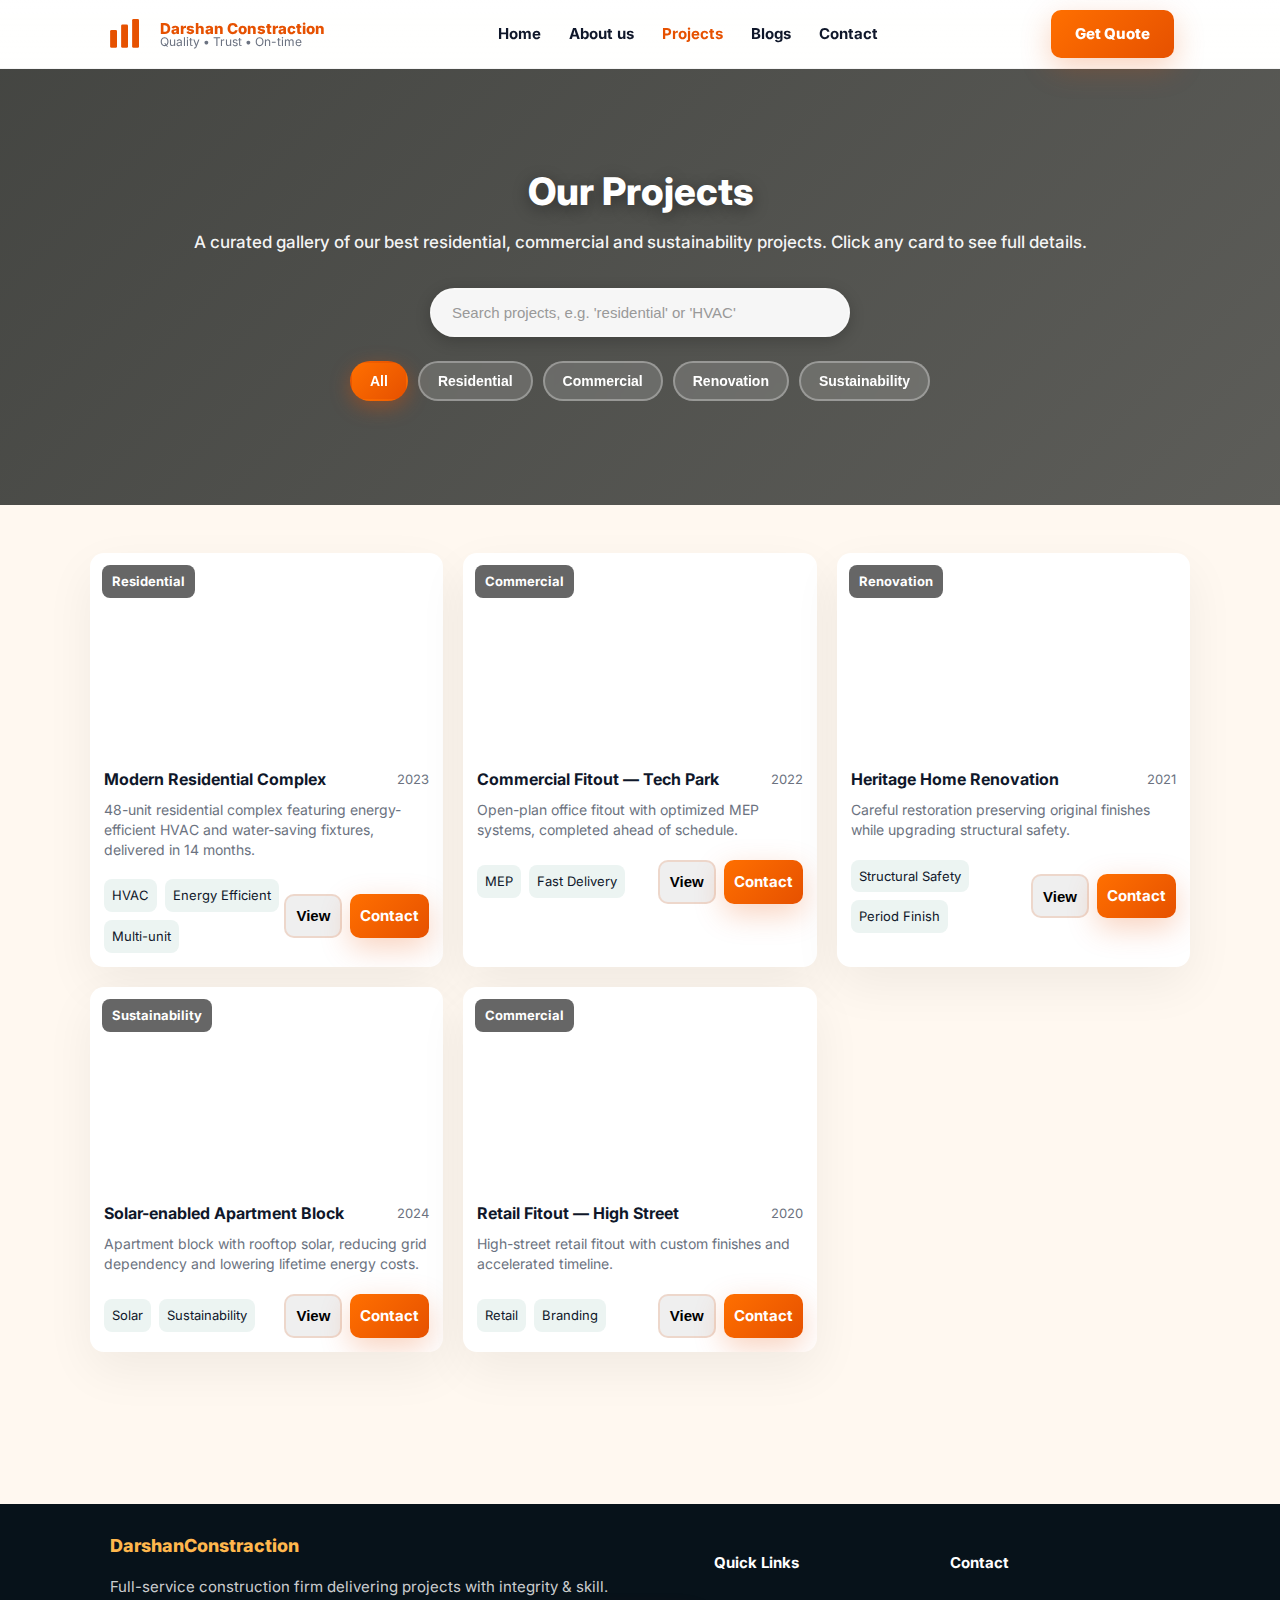
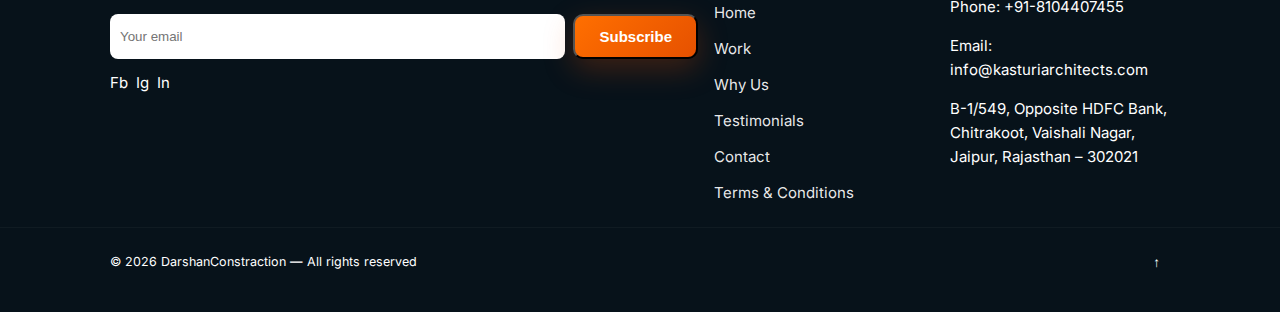
<file: projects.html>
<!doctype html>
<html lang="en">

<head>
  <meta charset="utf-8" />
  <meta name="viewport" content="width=device-width,initial-scale=1" />

  <!-- SEO: primary -->
  <title>DarshanConstraction — Projects | Residential, Commercial & Sustainable Builds</title>
  <meta name="description"
    content="Explore DarshanConstraction's portfolio: residential complexes, commercial fitouts, heritage renovations and sustainable solar-enabled projects. View project details and request a quote.">
  <meta name="keywords"
    content="DarshanConstraction projects, residential construction, commercial fitout, heritage renovation, sustainability, solar projects, construction portfolio, Jaipur builders">

  <!-- Canonical -->
  <link rel="canonical" href="https://example.com/projects.html" />

  <!-- Robots -->
  <meta name="robots" content="index,follow" />

  <!-- Open Graph (for social link previews) -->
  <meta property="og:site_name" content="DarshanConstraction" />
  <meta property="og:title" content="DarshanConstraction — Projects" />
  <meta property="og:description"
    content="Browse our curated portfolio of residential, commercial and sustainability projects. Request a quote for your next build." />
  <meta property="og:type" content="website" />
  <meta property="og:url" content="https://example.com/projects.html" />
  <meta property="og:image"
    content="https://images.unsplash.com/photo-1505691723518-36a9a4893b69?q=80&w=1400&auto=format&fit=crop" />

  <!-- Twitter card -->
  <meta name="twitter:card" content="summary_large_image" />
  <meta name="twitter:title" content="DarshanConstraction — Projects" />
  <meta name="twitter:description"
    content="Browse our curated portfolio of residential, commercial and sustainability projects." />
  <meta name="twitter:image"
    content="https://images.unsplash.com/photo-1505691723518-36a9a4893b69?q=80&w=1400&auto=format&fit=crop" />

  <!-- Breadcrumb Schema (optional) - basic -->
  <!-- Structured data: LocalBusiness and ItemList for projects -->
  <script type="application/ld+json">
  {
    "@context": "https://schema.org",
    "@graph": [
      {
        "@type": "WebSite",
        "@id": "https://example.com/#website",
        "url": "https://example.com/",
        "name": "DarshanConstraction",
        "description": "DarshanConstraction — construction, renovation and sustainable building projects."
      },
      {
        "@type": "WebPage",
        "@id": "https://example.com/projects.html#webpage",
        "url": "https://example.com/projects.html",
        "name": "Projects — DarshanConstraction",
        "isPartOf": { "@id": "https://example.com/#website" },
        "description": "Portfolio of DarshanConstraction projects: residential, commercial, renovation and sustainability builds."
      },
      {
        "@type": "LocalBusiness",
        "@id": "https://example.com/#localbusiness",
        "name": "DarshanConstraction",
        "image": "https://images.unsplash.com/photo-1486406146926-c627a92ad1ab?q=80&w=1170&auto=format&fit=crop",
        "telephone": "+91-8104407455",
        "email": "info@kasturiarchitects.com",
        "address": {
          "@type": "PostalAddress",
          "streetAddress": "B-1/549, Opposite HDFC Bank, Chitrakoot, Vaishali Nagar",
          "addressLocality": "Jaipur",
          "addressRegion": "Rajasthan",
          "postalCode": "302021",
          "addressCountry": "IN"
        },
        "url": "https://example.com/",
        "priceRange": "$$$"
      },
      {
        "@type": "ItemList",
        "itemListOrder": "http://schema.org/ItemListOrderDescending",
        "numberOfItems": 5,
        "itemListElement": [
          {
            "@type": "ListItem",
            "position": 1,
            "url": "https://example.com/projects.html#project-1",
            "item": {
              "@type": "Project",
              "name": "Modern Residential Complex",
              "description": "48-unit residential complex featuring energy-efficient HVAC and water-saving fixtures, delivered in 14 months.",
              "image": "https://images.unsplash.com/photo-1497366754035-f200968a6e72?q=80&w=1400&auto=format&fit=crop",
              "datePublished": "2023"
            }
          },
          {
            "@type": "ListItem",
            "position": 2,
            "url": "https://example.com/projects.html#project-2",
            "item": {
              "@type": "Project",
              "name": "Commercial Fitout — Tech Park",
              "description": "Open-plan office fitout with optimized MEP systems, completed ahead of schedule.",
              "image": "https://images.unsplash.com/photo-1505842465776-3d4f9a8a8f24?q=80&w=1400&auto=format&fit=crop",
              "datePublished": "2022"
            }
          },
          {
            "@type": "ListItem",
            "position": 3,
            "url": "https://example.com/projects.html#project-3",
            "item": {
              "@type": "Project",
              "name": "Heritage Home Renovation",
              "description": "Careful restoration preserving original finishes while upgrading structural safety.",
              "image": "https://images.unsplash.com/photo-1568605114967-8130f3a36994?q=80&w=1400&auto=format&fit=crop",
              "datePublished": "2021"
            }
          },
          {
            "@type": "ListItem",
            "position": 4,
            "url": "https://example.com/projects.html#project-4",
            "item": {
              "@type": "Project",
              "name": "Solar-enabled Apartment Block",
              "description": "Apartment block with rooftop solar, reducing grid dependency and lowering lifetime energy costs.",
              "image": "https://images.unsplash.com/photo-1505691723518-36a9a4893b69?q=80&w=1400&auto=format&fit=crop",
              "datePublished": "2024"
            }
          },
          {
            "@type": "ListItem",
            "position": 5,
            "url": "https://example.com/projects.html#project-5",
            "item": {
              "@type": "Project",
              "name": "Retail Fitout — High Street",
              "description": "High-street retail fitout with custom finishes and accelerated timeline.",
              "image": "https://images.unsplash.com/photo-1524758631624-e2822e304c36?q=80&w=1400&auto=format&fit=crop",
              "datePublished": "2020"
            }
          }
        ]
      }
    ]
  }
  </script>

  <!-- fonts & original stylesheet (unchanged) -->
  <link href="https://fonts.googleapis.com/css2?family=Inter:wght@300;500;700;800&display=swap" rel="stylesheet">
  <link rel="stylesheet" href="./style.css">

  <style>
    /* Projects page — hero matching homepage style */
    :root {
      --card-grad: linear-gradient(180deg, #ffffff, #f6fbf9);
    }

    .hero-small {
      padding: 100px 16px 80px;
      background-image: url('https://images.unsplash.com/photo-1503387762-592deb58ef4e?q=80&w=1631&auto=format&fit=crop');
      background-size: cover;
      background-position: center;
      position: relative;
    }

    .hero-small::before {
      content: '';
      position: absolute;
      inset: 0;
      background: linear-gradient(135deg, rgba(6, 10, 8, 0.75), rgba(6, 10, 8, 0.65));
      z-index: 1;
    }

    .hero-small .inner {
      max-width: 900px;
      margin: 0 auto;
      text-align: center;
      position: relative;
      z-index: 2;
    }

    .hero-small h1 {
      font-size: 38px;
      margin: 0 0 14px;
      font-weight: 800;
      color: #fff;
      text-shadow: 0 4px 16px rgba(0, 0, 0, 0.4);
    }

    .hero-small p {
      margin: 0 0 32px;
      color: rgba(255, 255, 255, 0.95);
      font-size: 17px;
      font-weight: 500;
    }

    /* filters */
    .filters {
      display: flex;
      gap: 10px;
      flex-wrap: wrap;
      justify-content: center;
      margin: 24px 0
    }

    .filter-btn {
      padding: 10px 18px;
      border-radius: 999px;
      background: rgba(255, 255, 255, 0.15);
      border: 2px solid rgba(255, 255, 255, 0.3);
      cursor: pointer;
      font-weight: 700;
      color: #fff;
      transition: all .2s;
      font-size: 14px;
      backdrop-filter: blur(4px);
    }

    .filter-btn:hover {
      background: rgba(255, 255, 255, 0.25);
      border-color: rgba(255, 255, 255, 0.5);
      transform: translateY(-2px);
    }

    .filter-btn.active {
      background: linear-gradient(135deg, var(--brand-2), var(--brand));
      border-color: transparent;
      box-shadow: 0 6px 20px rgba(230, 81, 0, 0.4);
    }

    .search-row {
      display: flex;
      gap: 8px;
      justify-content: center;
      margin-top: 16px;
    }

    .search-row input {
      padding: 14px 20px;
      border-radius: 999px;
      border: 2px solid rgba(255, 255, 255, 0.3);
      box-shadow: 0 4px 16px rgba(0, 0, 0, 0.2);
      width: 100%;
      max-width: 420px;
      background: rgba(255, 255, 255, 0.95);
      font-size: 15px;
      transition: all .2s;
    }

    .search-row input:focus {
      outline: none;
      border-color: #fff;
      background: #fff;
      box-shadow: 0 6px 24px rgba(0, 0, 0, 0.25);
    }

    .search-row input::placeholder {
      color: #999;
    }

    /* grid */
    .projects-grid {
      display: grid;
      gap: 20px;
      grid-template-columns: 1fr;
      padding: 28px 0 48px
    }

    @media(min-width:720px) {
      .projects-grid {
        grid-template-columns: repeat(2, 1fr)
      }
    }

    @media(min-width:1100px) {
      .projects-grid {
        grid-template-columns: repeat(3, 1fr)
      }
    }

    .project {
      background: var(--card);
      border-radius: 14px;
      overflow: hidden;
      box-shadow: 0 18px 50px rgba(8, 12, 10, 0.06);
      display: flex;
      flex-direction: column;
      transition: transform .36s, box-shadow .36s
    }

    .project:hover {
      transform: translateY(-8px);
      box-shadow: 0 30px 80px rgba(8, 12, 10, 0.12)
    }

    .project .thumb {
      height: 200px;
      background-size: cover;
      background-position: center;
      position: relative
    }

    .ribbon {
      position: absolute;
      left: 12px;
      top: 12px;
      background: rgba(0, 0, 0, 0.6);
      color: #fff;
      padding: 6px 10px;
      border-radius: 8px;
      font-weight: 700;
      font-size: 13px
    }

    .project .body {
      padding: 14px;
      display: flex;
      flex-direction: column;
      gap: 8px
    }

    .project .meta {
      color: var(--muted);
      font-size: 13px
    }

    .project .excerpt {
      color: var(--muted);
      font-size: 14px;
      line-height: 1.4
    }

    .project .card-footer {
      display: flex;
      justify-content: space-between;
      align-items: center;
      margin-top: 12px
    }

    .tags {
      display: flex;
      gap: 8px;
      flex-wrap: wrap
    }

    .tag {
      background: rgba(15, 111, 83, 0.08);
      padding: 6px 8px;
      border-radius: 8px;
      font-size: 13px
    }

    /* modal */
    .modal {
      position: fixed;
      inset: 0;
      display: flex;
      align-items: center;
      justify-content: center;
      background: rgba(8, 12, 20, 0.5);
      z-index: 400;
      opacity: 0;
      pointer-events: none;
      transition: opacity .22s
    }

    .modal.open {
      opacity: 1;
      pointer-events: auto
    }

    .modal-card {
      width: calc(100% - 48px);
      max-width: 980px;
      background: var(--card);
      border-radius: 12px;
      overflow: hidden;
      box-shadow: 0 40px 100px rgba(8, 12, 10, 0.2)
    }

    .modal-media {
      height: 420px;
      background-size: cover;
      background-position: center
    }

    .modal-body {
      padding: 22px
    }

    .modal-body h3 {
      margin: 0 0 6px
    }

    .modal-meta {
      color: var(--muted);
      margin-bottom: 12px
    }

    /* empty state */
    .no-results {
      text-align: center;
      color: var(--muted);
      padding: 32px
    }

    /* small helpers */
    .layout-row {
      display: flex;
      gap: 12px;
      align-items: center
    }

    .btn.small {
      padding: 6px 10px;
      font-weight: 700
    }

    /* reveal animation */
    .reveal {
      opacity: 0;
      transform: translateY(10px);
      transition: opacity .42s ease, transform .42s ease;
    }

    .reveal.show {
      opacity: 1;
      transform: translateY(0);
    }
  </style>
</head>

<body>

  <!-- header (same) -->
  <header class="header" id="header">
    <div class="header-inner">
      <a class="brand" href="index.html">
        <svg viewBox="0 0 64 64" class="logo" aria-hidden="true">
          <rect x="6" y="26" width="10" height="26" rx="2" />
          <rect x="22" y="18" width="10" height="34" rx="2" />
          <rect x="38" y="10" width="10" height="42" rx="2" />
        </svg>
        <div class="brand-texts"><span class="brand-title">Darshan Constraction</span><span class="brand-sub">Quality •
            Trust • On-time</span></div>
      </a>

      <nav class="nav" aria-label="Main navigation">
        <a href="index.html" class="nav-link">Home</a>
        <a href="about.html" class="nav-link">About us</a>
        <a href="projects.html" class="nav-link active" aria-current="page" style="color:var(--brand)">Projects</a>
        <a href="blogs.html" class="nav-link">Blogs</a>
        <a href="contact.html" class="nav-link btn-ghost">Contact</a>
      </nav>

      <div class="header-actions">
        <a href="#contact" class="btn btn-primary">Get Quote</a>
        <button id="hamburger" class="hamburger" aria-label="Open menu" aria-expanded="false">
          <span class="hb top"></span>
          <span class="hb mid"></span>
          <span class="hb bot"></span>
        </button>
      </div>
    </div>

    <!-- mobile drawer -->
    <div id="drawer" class="drawer" aria-hidden="true">
      <div class="drawer-inner">
        <button id="drawerClose" class="drawer-close" aria-label="Close menu">&times;</button>
        <nav class="drawer-nav">
          <a href="index.html" class="drawer-link">Home</a>
          <a href="about.html" class="drawer-link">About us</a>
          <a href="projects.html" class="drawer-link">Projects</a>
          <a href="blogs.html" class="drawer-link">Blogs</a>
          <a href="contact.html" class="drawer-link">Contact</a>
        </nav>
        <div class="drawer-cta">
          <a href="#contact" class="btn btn-primary full">Request Quote</a>
          <a href="tel:+911234567890" class="btn btn-outline full">Call: +91 12345 67890</a>
        </div>
      </div>
    </div>
    <div id="backdrop" class="backdrop" hidden></div>
  </header>

  <main>
    <section class="hero-small">
      <div class="inner">
        <h1 class="title">Our Projects</h1>
        <p class="muted">A curated gallery of our best residential, commercial and sustainability projects. Click any
          card to see full details.</p>

        <div class="search-row">
          <input id="search" placeholder="Search projects, e.g. 'residential' or 'HVAC'" aria-label="Search projects">
        </div>

        <div class="filters" role="toolbar" aria-label="Project filters">
          <button class="filter-btn active" data-filter="all">All</button>
          <button class="filter-btn" data-filter="residential">Residential</button>
          <button class="filter-btn" data-filter="commercial">Commercial</button>
          <button class="filter-btn" data-filter="renovation">Renovation</button>
          <button class="filter-btn" data-filter="sustainability">Sustainability</button>
        </div>
      </div>
    </section>

    <section class="container" style="padding:20px 0 80px 0;">
      <div id="projectsGrid" class="projects-grid" aria-live="polite">
        <!-- project cards injected by JS -->
      </div>

      <div id="noResults" class="no-results" hidden>No projects found matching your search.</div>
    </section>

    <!-- project modal -->
    <div id="modal" class="modal" role="dialog" aria-hidden="true" aria-modal="true">
      <div class="modal-card" role="document">
        <div id="modalMedia" class="modal-media" style="background-image:url('')"></div>
        <div class="modal-body">
          <h3 id="modalTitle">Project Title</h3>
          <div id="modalMeta" class="modal-meta">Residential • 2024</div>
          <p id="modalDesc" style="color:var(--muted)">Project description...</p>

          <div style="margin-top:12px">
            <div class="tags" id="modalTags"></div>
          </div>

          <div style="margin-top:18px; display:flex; gap:8px; justify-content:flex-end">
            <button id="modalClose" class="btn btn-outline small">Close</button>
            <a id="modalContact" class="btn btn-primary" href="#contact">Request Quote</a>
          </div>
        </div>
      </div>
    </div>

    <!-- footer (same) -->
    <footer id="contact" class="footer">
      <div class="container footer-grid">
        <div class="f-left">
          <div class="brand-lg">DarshanConstraction</div>
          <p class="muted">Full-service construction firm delivering projects with integrity & skill.</p>

          <form id="subscribe" class="subscribe">
            <input id="email" type="email" placeholder="Your email" required>
            <button class="btn btn-primary">Subscribe</button>
          </form>

          <div class="socials">
            <a href="#" aria-label="Facebook" class="social">Fb</a>
            <a href="#" aria-label="Instagram" class="social">Ig</a>
            <a href="#" aria-label="LinkedIn" class="social">In</a>
          </div>
        </div>

        <div class="f-links">
          <h4>Quick Links</h4>
          <a href="#home">Home</a>
          <a href="#work">Work</a>
          <a href="#why">Why Us</a>
          <a href="#testimonials">Testimonials</a>
          <a href="#contact">Contact</a>
          <a href="terms.html">Terms & Conditions</a>
        </div>

        <div class="f-contact">
          <h4>Contact</h4>
          <p>Phone: <a href="tel:+911234567890">+91-8104407455</a></p>
          <p>Email: <a href="mailto:hello@DarshanConstraction.example">info@kasturiarchitects.com</a></p>
          <p> B-1/549, Opposite HDFC Bank, Chitrakoot, Vaishali Nagar, Jaipur, Rajasthan – 302021</p>
        </div>
      </div>

      <div class="footer-bottom">
        <div class="container fb-inner">
          <small>© <span id="curYear"></span> DarshanConstraction — All rights reserved</small>
          <button id="top" class="topbtn" aria-label="Back to top">↑</button>
        </div>
      </div>
    </footer>

  </main>

  <script>
    // sample project data
    const PROJECTS = [
      { id: 1, title: 'Modern Residential Complex', category: 'residential', year: 2023, img: 'https://images.unsplash.com/photo-1497366754035-f200968a6e72?q=80&w=1400&auto=format&fit=crop', tags: ['HVAC', 'Energy Efficient', 'Multi-unit'], desc: '48-unit residential complex featuring energy-efficient HVAC and water-saving fixtures, delivered in 14 months.' },
      { id: 2, title: 'Commercial Fitout — Tech Park', category: 'commercial', year: 2022, img: 'https://images.unsplash.com/photo-1508062878650-88b52897f298?q=80&w=627&auto=format&fit=crop&ixlib=rb-4.1.0&ixid=M3wxMjA3fDB8MHxwaG90by1wYWdlfHx8fGVufDB8fHx8fA%3D%3D', tags: ['MEP', 'Fast Delivery'], desc: 'Open-plan office fitout with optimized MEP systems, completed ahead of schedule.' },
      { id: 3, title: 'Heritage Home Renovation', category: 'renovation', year: 2021, img: 'https://images.unsplash.com/photo-1568605114967-8130f3a36994?q=80&w=1400&auto=format&fit=crop', tags: ['Structural Safety', 'Period Finish'], desc: 'Careful restoration preserving original finishes while upgrading structural safety.' },
      { id: 4, title: 'Solar-enabled Apartment Block', category: 'sustainability', year: 2024, img: 'https://images.unsplash.com/photo-1521708266372-b3547456cc2d?q=80&w=719&auto=format&fit=crop&ixlib=rb-4.1.0&ixid=M3wxMjA3fDB8MHxwaG90by1wYWdlfHx8fGVufDB8fHx8fA%3D%3D', tags: ['Solar', 'Sustainability'], desc: 'Apartment block with rooftop solar, reducing grid dependency and lowering lifetime energy costs.' },
      { id: 5, title: 'Retail Fitout — High Street', category: 'commercial', year: 2020, img: 'https://images.unsplash.com/photo-1524758631624-e2822e304c36?q=80&w=1400&auto=format&fit=crop', tags: ['Retail', 'Branding'], desc: 'High-street retail fitout with custom finishes and accelerated timeline.' }
    ];

    document.addEventListener('DOMContentLoaded', () => {
      // year
      const y = document.getElementById('curYear'); if (y) y.textContent = new Date().getFullYear();

      const grid = document.getElementById('projectsGrid');
      const noResults = document.getElementById('noResults');
      const modal = document.getElementById('modal');
      const modalMedia = document.getElementById('modalMedia');
      const modalTitle = document.getElementById('modalTitle');
      const modalMeta = document.getElementById('modalMeta');
      const modalDesc = document.getElementById('modalDesc');
      const modalTags = document.getElementById('modalTags');
      const modalClose = document.getElementById('modalClose');

      function renderProjects(list) {
        grid.innerHTML = '';
        if (!list.length) { noResults.hidden = false; return; } else noResults.hidden = true;
        list.forEach(p => {
          const card = document.createElement('article'); card.className = 'project reveal';
          card.innerHTML = `
            <div class="thumb" style="background-image:url('${p.img}')" aria-hidden="true">
              <div class="ribbon">${p.category.charAt(0).toUpperCase() + p.category.slice(1)}</div>
            </div>
            <div class="body">
              <div style="display:flex;justify-content:space-between;align-items:center">
                <strong style="font-size:16px">${p.title}</strong>
                <div class="meta">${p.year}</div>
              </div>
              <div class="excerpt">${p.desc}</div>
              <div class="card-footer">
                <div class="tags">${p.tags.slice(0, 3).map(t => `<span class="tag">${t}</span>`).join('')}</div>
                <div style="display:flex;gap:8px">
                  <button class="btn btn-outline small" data-id="${p.id}">View</button>
                  <a class="btn btn-primary small" href="#contact">Contact</a>
                </div>
              </div>
            </div>
          `;
          grid.appendChild(card);
        });

        // attach view handlers
        grid.querySelectorAll('button[data-id]').forEach(b => b.addEventListener('click', (e) => {
          const id = Number(b.dataset.id || b.getAttribute('data-id'));
          const project = PROJECTS.find(x => x.id === id);
          if (project) openModal(project);
        }));

        // reveal animation
        setTimeout(() => document.querySelectorAll('.reveal').forEach((el, i) => setTimeout(() => el.classList.add('show'), i * 70)), 80);
      }

      function openModal(project) {
        modalMedia.style.backgroundImage = `url('${project.img}')`;
        modalTitle.textContent = project.title;
        modalMeta.textContent = `${project.category.charAt(0).toUpperCase() + project.category.slice(1)} • ${project.year}`;
        modalDesc.textContent = project.desc;
        modalTags.innerHTML = project.tags.map(t => `<span class="tag">${t}</span>`).join('');
        modal.classList.add('open'); modal.setAttribute('aria-hidden', 'false');
        document.documentElement.style.overflow = 'hidden';
      }

      function closeModal() { modal.classList.remove('open'); modal.setAttribute('aria-hidden', 'true'); document.documentElement.style.overflow = ''; }
      modalClose.addEventListener('click', closeModal);
      modal.addEventListener('click', (e) => { if (e.target === modal) closeModal(); });

      // filters
      const filterBtns = Array.from(document.querySelectorAll('.filter-btn'));
      filterBtns.forEach(b => b.addEventListener('click', () => {
        filterBtns.forEach(x => x.classList.remove('active'));
        b.classList.add('active');
        applyFilters();
      }));

      // search
      const search = document.getElementById('search');
      search.addEventListener('input', () => applyFilters());

      function applyFilters() {
        const active = document.querySelector('.filter-btn.active').dataset.filter;
        const q = search.value.trim().toLowerCase();
        let filtered = PROJECTS.slice();
        if (active !== 'all') filtered = filtered.filter(p => p.category === active);
        if (q) filtered = filtered.filter(p => (p.title + ' ' + p.desc + ' ' + p.tags.join(' ')).toLowerCase().includes(q));
        renderProjects(filtered);
      }

      // initial render
      renderProjects(PROJECTS);

      // subscribe demo
      const sub = document.getElementById('subscribe'); if (sub) sub.addEventListener('submit', e => { e.preventDefault(); alert('Thanks — subscribed! (demo)'); sub.reset(); });

      // top button
      const top = document.getElementById('top'); if (top) top.addEventListener('click', () => window.scrollTo({ top: 0, behavior: 'smooth' }));

    });
  </script>

  <script src="./script.js"></script>
</body>

</html>
</file>
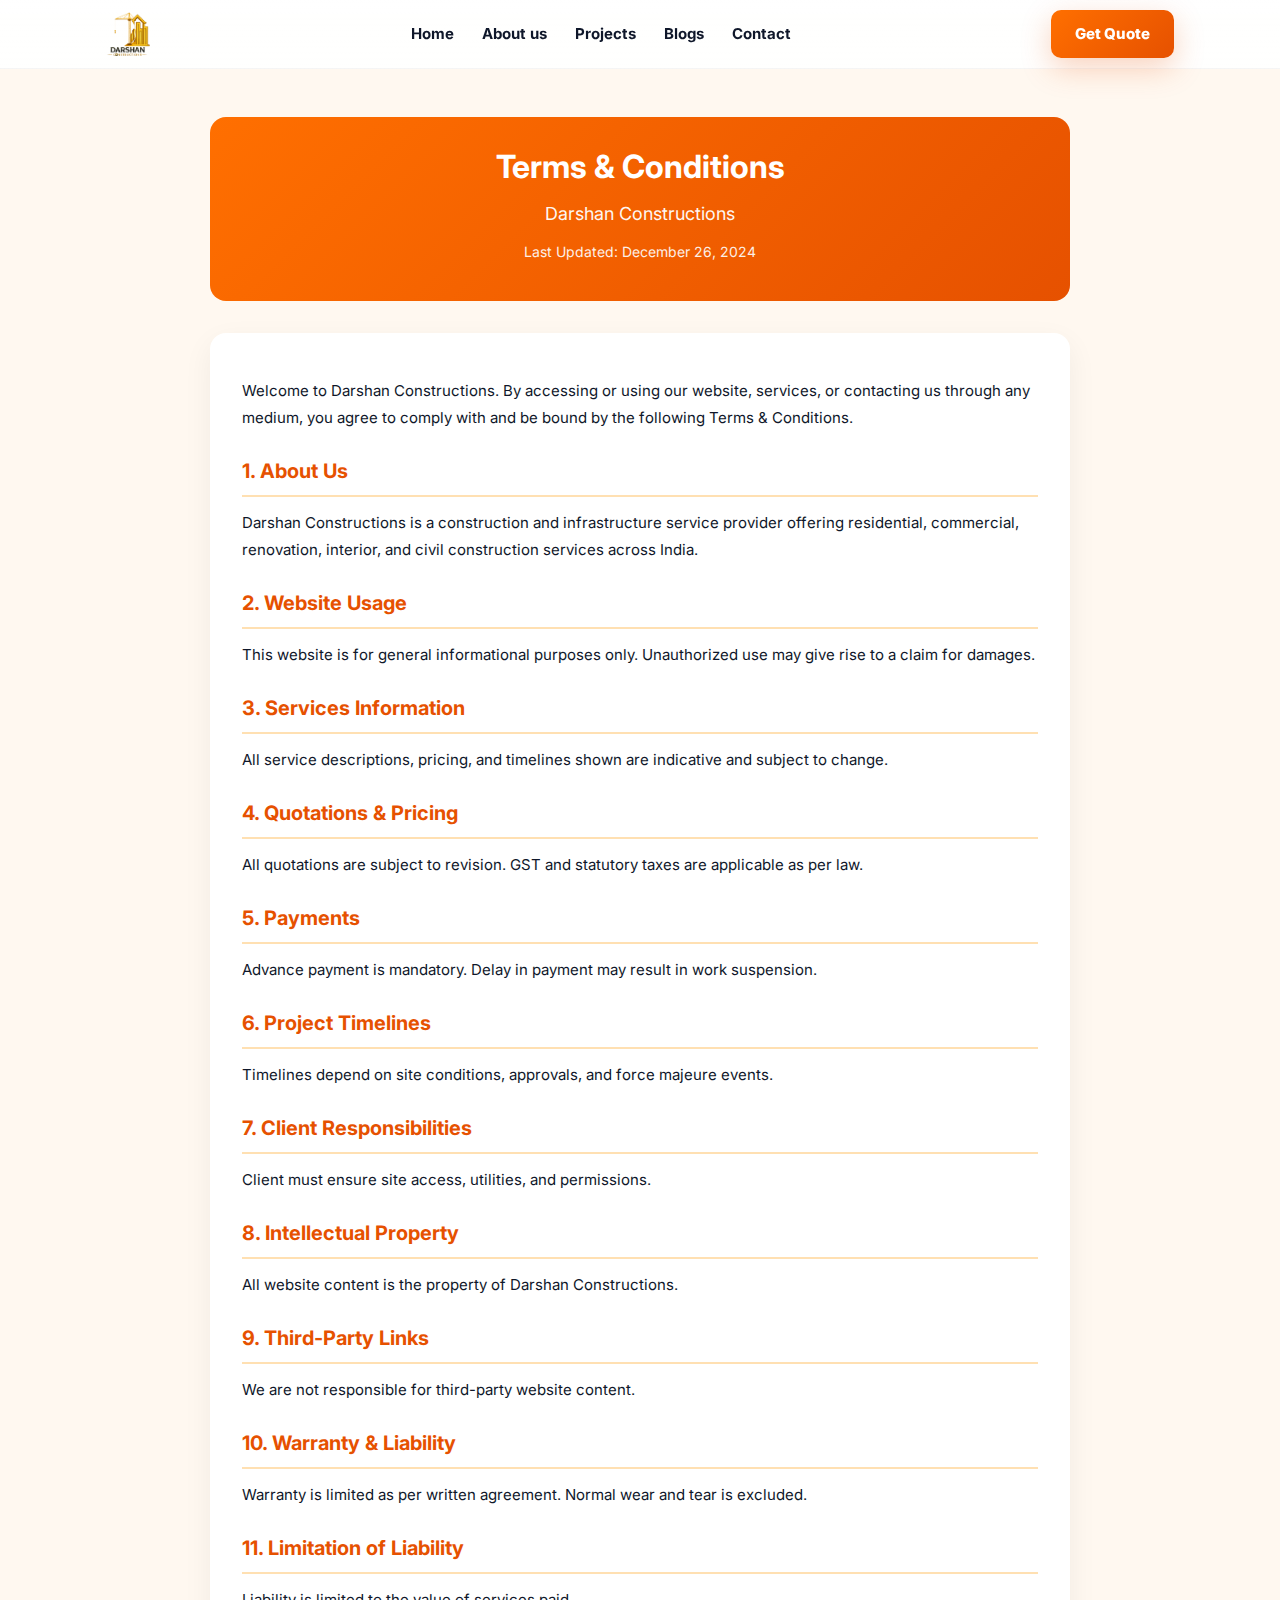
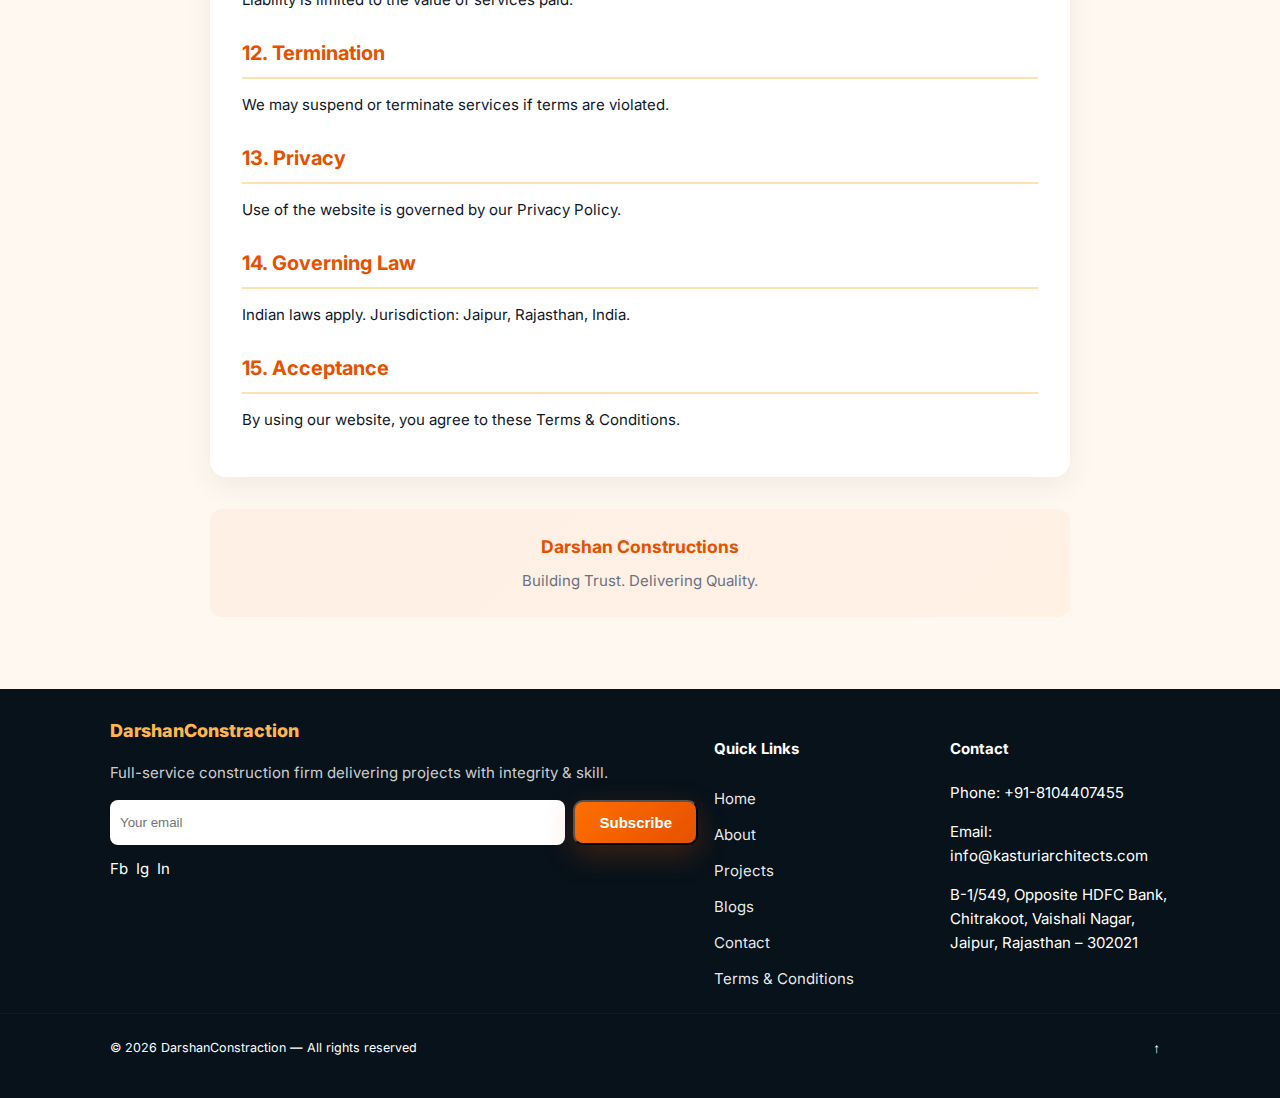
<file: terms.html>
<!doctype html>
<html lang="en">

<head>
    <meta charset="utf-8" />
    <meta name="viewport" content="width=device-width,initial-scale=1" />

    <!-- Favicon -->
    <link rel="icon" type="image/png" href="loggo.png" />

    <title>Terms & Conditions — Darshan Constraction</title>
    <meta name="description"
        content="Terms and Conditions for Darshan Constraction services. Read our service terms, policies, and legal information.">

    <!-- Font -->
    <link href="https://fonts.googleapis.com/css2?family=Inter:wght@300;500;700;800&display=swap" rel="stylesheet">
    <link rel="stylesheet" href="./style.css">

    <style>
        .terms-section {
            padding: 48px 0;
            background: var(--bg);
        }

        .terms-container {
            max-width: 900px;
            margin: 0 auto;
            padding: 0 20px;
        }

        .terms-header {
            text-align: center;
            margin-bottom: 32px;
            padding: 24px;
            background: linear-gradient(135deg, var(--brand-2), var(--brand));
            color: white;
            border-radius: 16px;
        }

        .terms-header h1 {
            margin: 0 0 8px;
            font-size: 32px;
        }

        .terms-header .subtitle {
            font-size: 18px;
            opacity: 0.95;
            margin: 8px 0;
        }

        .last-updated {
            font-size: 14px;
            opacity: 0.9;
            margin-top: 12px;
        }

        .terms-content {
            background: var(--card);
            padding: 32px;
            border-radius: 16px;
            box-shadow: 0 10px 30px rgba(8, 12, 10, 0.06);
        }

        .terms-content h2 {
            color: var(--brand);
            font-size: 20px;
            margin: 24px 0 12px;
            padding-bottom: 8px;
            border-bottom: 2px solid var(--brand-light);
        }

        .terms-content h2:first-child {
            margin-top: 0;
        }

        .terms-content p {
            color: var(--text);
            line-height: 1.8;
            margin: 12px 0;
        }

        .terms-footer {
            text-align: center;
            margin-top: 32px;
            padding: 24px;
            background: linear-gradient(135deg, rgba(230, 81, 0, 0.05), rgba(255, 111, 0, 0.05));
            border-radius: 12px;
        }

        .terms-footer h3 {
            color: var(--brand);
            margin: 0 0 8px;
        }

        .terms-footer p {
            color: var(--muted);
            margin: 0;
        }

        @media (max-width: 720px) {
            .terms-header h1 {
                font-size: 24px;
            }

            .terms-content {
                padding: 20px;
            }
        }
    </style>
</head>

<body>

    <!-- HEADER -->
    <header class="header" id="header">
        <div class="header-inner">
            <a class="brand" href="index.html">
                <!-- Logo image -->
                <img src="loggo.png" alt="Darshan Constraction Logo" class="logo" />
            </a>

            <nav class="nav" aria-label="Main navigation">
                <a href="index.html" class="nav-link">Home</a>
                <a href="about.html" class="nav-link">About us</a>
                <a href="projects.html" class="nav-link">Projects</a>
                <a href="blogs.html" class="nav-link">Blogs</a>
                <a href="contact.html" class="nav-link btn-ghost">Contact</a>
            </nav>

            <div class="header-actions">
                <a href="contact.html" class="btn btn-primary">Get Quote</a>
                <button id="hamburger" class="hamburger" aria-label="Open menu" aria-expanded="false">
                    <span class="hb top"></span>
                    <span class="hb mid"></span>
                    <span class="hb bot"></span>
                </button>
            </div>
        </div>

        <!-- mobile drawer -->
        <div id="drawer" class="drawer" aria-hidden="true">
            <div class="drawer-inner">
                <button id="drawerClose" class="drawer-close" aria-label="Close menu">&times;</button>
                <nav class="drawer-nav">
                    <a href="index.html" class="drawer-link">Home</a>
                    <a href="about.html" class="drawer-link">About us</a>
                    <a href="projects.html" class="drawer-link">Projects</a>
                    <a href="blogs.html" class="drawer-link">Blogs</a>
                    <a href="contact.html" class="drawer-link">Contact</a>
                </nav>
                <div class="drawer-cta">
                    <a href="contact.html" class="btn btn-primary full">Request Quote</a>
                    <a href="tel:+918104407455" class="btn btn-outline full">Call: +91-8104407455</a>
                </div>
            </div>
        </div>
        <div id="backdrop" class="backdrop" hidden></div>
    </header>

    <main>
        <section class="terms-section">
            <div class="terms-container">

                <div class="terms-header">
                    <h1>Terms & Conditions</h1>
                    <p class="subtitle">Darshan Constructions</p>
                    <p class="last-updated">Last Updated: December 26, 2024</p>
                </div>

                <div class="terms-content">
                    <p>Welcome to Darshan Constructions. By accessing or using our website, services, or contacting us
                        through any medium, you agree to comply with and be bound by the following Terms & Conditions.
                    </p>

                    <h2>1. About Us</h2>
                    <p>Darshan Constructions is a construction and infrastructure service provider offering residential,
                        commercial, renovation, interior, and civil construction services across India.</p>

                    <h2>2. Website Usage</h2>
                    <p>This website is for general informational purposes only. Unauthorized use may give rise to a
                        claim for damages.</p>

                    <h2>3. Services Information</h2>
                    <p>All service descriptions, pricing, and timelines shown are indicative and subject to change.</p>

                    <h2>4. Quotations & Pricing</h2>
                    <p>All quotations are subject to revision. GST and statutory taxes are applicable as per law.</p>

                    <h2>5. Payments</h2>
                    <p>Advance payment is mandatory. Delay in payment may result in work suspension.</p>

                    <h2>6. Project Timelines</h2>
                    <p>Timelines depend on site conditions, approvals, and force majeure events.</p>

                    <h2>7. Client Responsibilities</h2>
                    <p>Client must ensure site access, utilities, and permissions.</p>

                    <h2>8. Intellectual Property</h2>
                    <p>All website content is the property of Darshan Constructions.</p>

                    <h2>9. Third-Party Links</h2>
                    <p>We are not responsible for third-party website content.</p>

                    <h2>10. Warranty & Liability</h2>
                    <p>Warranty is limited as per written agreement. Normal wear and tear is excluded.</p>

                    <h2>11. Limitation of Liability</h2>
                    <p>Liability is limited to the value of services paid.</p>

                    <h2>12. Termination</h2>
                    <p>We may suspend or terminate services if terms are violated.</p>

                    <h2>13. Privacy</h2>
                    <p>Use of the website is governed by our Privacy Policy.</p>

                    <h2>14. Governing Law</h2>
                    <p>Indian laws apply. Jurisdiction: Jaipur, Rajasthan, India.</p>

                    <h2>15. Acceptance</h2>
                    <p>By using our website, you agree to these Terms & Conditions.</p>
                </div>

                <div class="terms-footer">
                    <h3>Darshan Constructions</h3>
                    <p>Building Trust. Delivering Quality.</p>
                </div>

            </div>
        </section>
    </main>

    <!-- FOOTER -->
    <footer id="contact" class="footer">
        <div class="container footer-grid">
            <div class="f-left">
                <div class="brand-lg">DarshanConstraction</div>
                <p class="muted">Full-service construction firm delivering projects with integrity & skill.</p>

                <form id="subscribe" class="subscribe">
                    <input id="email" type="email" placeholder="Your email" required>
                    <button class="btn btn-primary">Subscribe</button>
                </form>

                <div class="socials">
                    <a href="#" aria-label="Facebook" class="social">Fb</a>
                    <a href="#" aria-label="Instagram" class="social">Ig</a>
                    <a href="#" aria-label="LinkedIn" class="social">In</a>
                </div>
            </div>

            <div class="f-links">
                <h4>Quick Links</h4>
                <a href="index.html">Home</a>
                <a href="about.html">About</a>
                <a href="projects.html">Projects</a>
                <a href="blogs.html">Blogs</a>
                <a href="contact.html">Contact</a>
                <a href="terms.html">Terms & Conditions</a>
            </div>

            <div class="f-contact">
                <h4>Contact</h4>
                <p>Phone: <a href="tel:+918104407455">+91-8104407455</a></p>
                <p>Email: <a href="mailto:info@kasturiarchitects.com">info@kasturiarchitects.com</a></p>
                <p>B-1/549, Opposite HDFC Bank, Chitrakoot, Vaishali Nagar, Jaipur, Rajasthan – 302021</p>
            </div>
        </div>

        <div class="footer-bottom">
            <div class="container fb-inner">
                <small>© <span id="curYear"></span> DarshanConstraction — All rights reserved</small>
                <button id="top" class="topbtn" aria-label="Back to top">↑</button>
            </div>
        </div>
    </footer>

    <script>
        // Set current year
        document.getElementById('curYear').textContent = new Date().getFullYear();

        // Back to top
        document.getElementById('top').addEventListener('click', function () {
            window.scrollTo({ top: 0, behavior: 'smooth' });
        });
    </script>

    <script src="./script.js"></script>
</body>

</html>
</file>
<file: style.css>
/* Mobile-first, polished theme */
/* Palette & variables */
:root {
  --bg: #fff8f0;
  --card: #ffffff;
  --brand: #E65100;
  --brand-2: #FF6F00;
  --brand-light: #FFE0B2;
  --accent: #FFB74D;
  --text: #0f172a;
  --muted: #6b7280;
  --glass: rgba(255, 255, 255, 0.06);
  --shadow: 0 16px 48px rgba(230, 81, 0, 0.12);
  --radius: 14px;
  --max: 1100px;
}

/* reset */
* {
  box-sizing: border-box
}

html,
body {
  height: 100%;
  margin: 0;
  font-family: Inter, system-ui, -apple-system, "Segoe UI", Roboto, Arial;
  background: var(--bg);
  color: var(--text);
  -webkit-font-smoothing: antialiased;
  font-size: 15px;
  line-height: 1.6
}

a {
  color: inherit;
  text-decoration: none
}

img {
  max-width: 100%;
  display: block;
}

/* header */
.header {
  position: sticky;
  top: 0;
  z-index: 90;
  background: linear-gradient(180deg, rgba(255, 255, 255, 0.95), rgba(255, 255, 255, 0.9));
  backdrop-filter: blur(6px);
  border-bottom: 1px solid rgba(6, 12, 10, 0.04)
}

.header-inner {
  display: flex;
  align-items: center;
  justify-content: space-between;
  padding: 10px 16px;
  max-width: var(--max);
  margin: 0 auto;
  gap: 12px
}

.brand {
  display: flex;
  gap: 10px;
  align-items: center
}

.logo {
  width: 44px;
  height: 44px;
  fill: var(--brand)
}

.brand-texts {
  display: flex;
  flex-direction: column;
  line-height: 1
}

.brand-title {
  font-weight: 800;
  color: var(--brand)
}

.brand-sub {
  font-size: 12px;
  color: var(--muted)
}

.nav {
  display: none;
  gap: 8px
}

.nav-link {
  padding: 8px 10px;
  border-radius: 10px;
  font-weight: 700;
  color: var(--text)
}

.nav-link:hover {
  color: var(--brand-2)
}

.header-actions {
  display: flex;
  gap: 10px;
  align-items: center
}

.btn {
  display: inline-flex;
  align-items: center;
  justify-content: center;
  padding: 12px 20px;
  border-radius: 10px;
  font-weight: 800;
  min-height: 44px;
  font-size: 15px
}

.btn-primary {
  background: linear-gradient(135deg, var(--brand-2), var(--brand));
  color: #fff;
  box-shadow: 0 10px 30px rgba(230, 81, 0, 0.25);
  transition: transform .2s, box-shadow .2s
}

.btn-primary:hover {
  transform: translateY(-2px);
  box-shadow: 0 14px 40px rgba(230, 81, 0, 0.35)
}

.btn-outline {
  border: 2px solid rgba(230, 81, 0, 0.15);
  padding: 8px 12px;
  transition: all .2s
}

.btn-outline:hover {
  border-color: var(--brand-2);
  background: rgba(255, 111, 0, 0.05)
}

.hamburger {
  width: 44px;
  height: 44px;
  border-radius: 10px;
  border: 0;
  background: transparent;
  display: inline-flex;
  align-items: center;
  justify-content: center
}

.hb {
  display: block;
  width: 22px;
  height: 2px;
  background: var(--text);
  border-radius: 2px;
  transition: transform .28s, opacity .18s
}

.hb.mid {
  margin: 5px 0
}

/* drawer */
.drawer {
  position: fixed;
  inset: 0;
  display: flex;
  justify-content: flex-end;
  pointer-events: none;
  z-index: 160;
  visibility: hidden;
  transition: visibility 0s linear 0.28s;
}

.drawer-inner {
  width: 86%;
  max-width: 380px;
  height: 100vh;
  background: var(--card);
  box-shadow: -36px 0 60px rgba(8, 12, 10, 0.12);
  padding: 18px;
  pointer-events: auto;
  transform: translateX(100%);
  transition: transform .28s cubic-bezier(.2, .9, .2, 1);
  border-top-left-radius: 16px;
  border-bottom-left-radius: 16px
}

.drawer.open {
  visibility: visible;
  pointer-events: auto;
  transition-delay: 0s;
}

.drawer.open .drawer-inner {
  transform: translateX(0)
}

.drawer-close {
  font-size: 30px;
  border: 0;
  background: transparent;
  cursor: pointer
}

.drawer-nav {
  display: flex;
  flex-direction: column;
  gap: 8px;
  margin-top: 8px
}

.drawer-link {
  padding: 12px;
  border-radius: 10px;
  font-weight: 700
}

.drawer-cta {
  margin-top: auto;
  display: flex;
  flex-direction: column;
  gap: 10px
}

/* backdrop */
.backdrop {
  position: fixed;
  inset: 0;
  background: rgba(8, 12, 20, 0.46);
  z-index: 150;
  opacity: 0;
  pointer-events: none;
  transition: opacity .22s
}

.backdrop.visible {
  opacity: 1;
  pointer-events: auto
}

/* HERO */
.hero {
  position: relative;
  min-height: 92vh;
  display: flex;
  align-items: center;
  justify-content: center;
  padding: 28px 16px;
  overflow: hidden
}

.hero-media {
  position: absolute;
  inset: 0;
  z-index: 0;
  overflow: hidden
}

.hero-img {
  position: absolute;
  inset: 0;
  width: 100%;
  height: 100%;
  object-fit: cover;
  opacity: 0;
  transform: scale(1.06);
  transition: opacity 900ms ease, transform 12s linear;
  will-change: opacity, transform;
  filter: contrast(1.02) saturate(1.05) brightness(0.9)
}

.hero-img.active {
  opacity: 1;
  transform: scale(1)
}

.hero-gradient {
  position: absolute;
  inset: 0;
  background: linear-gradient(180deg, rgba(6, 12, 8, 0.18), rgba(6, 12, 8, 0.32));
  mix-blend-mode: multiply;
  pointer-events: none;
  z-index: 1
}

.hero-content {
  position: relative;
  z-index: 2;
  max-width: var(--max);
  width: 100%;
  display: flex;
  flex-direction: column;
  align-items: center;
  text-align: center
}

.hero-card {
  background: linear-gradient(180deg, rgba(255, 255, 255, 0.04), rgba(255, 255, 255, 0.02));
  padding: 18px;
  border-radius: 14px;
  backdrop-filter: blur(8px);
  box-shadow: var(--shadow);
  width: 100%
}

.hero-title {
  font-size: 20px;
  font-weight: 800;
  color: #fff;
  margin: 0 0 8px;
  text-shadow: 0 12px 36px rgba(4, 10, 6, 0.5)
}

.hero-sub {
  color: rgba(255, 255, 255, 0.94);
  font-weight: 600;
  margin: 0 0 12px
}

.hero-ctas {
  display: flex;
  gap: 10px;
  justify-content: center;
  flex-wrap: wrap
}

.btn.large {
  padding: 14px 20px;
  border-radius: 12px;
  font-size: 16px;
  min-height: 48px
}

.hero-stats {
  display: flex;
  gap: 12px;
  justify-content: center;
  margin-top: 14px;
  flex-wrap: wrap
}

.stat {
  color: #fff;
  text-align: center
}

.stat-num {
  font-weight: 900;
  font-size: 20px;
  color: var(--accent)
}

.stat-label {
  font-size: 12px;
  color: rgba(255, 255, 255, 0.9)
}

.hero-controls {
  display: flex;
  flex-direction: column;
  align-items: center;
  gap: 12px;
  margin-top: 14px
}

.dots {
  display: flex;
  gap: 8px
}

.dot {
  width: 10px;
  height: 10px;
  border-radius: 999px;
  background: rgba(255, 255, 255, 0.28);
  border: 0
}

.dot.active {
  background: linear-gradient(135deg, var(--brand-2), var(--brand));
  box-shadow: 0 2px 8px rgba(230, 81, 0, 0.4)
}

.scroll-down {
  display: flex;
  flex-direction: column;
  align-items: center;
  color: rgba(255, 255, 255, 0.9);
  text-decoration: none
}

.chev {
  width: 18px;
  height: 18px;
  border-left: 2px solid rgba(255, 255, 255, 0.85);
  border-bottom: 2px solid rgba(255, 255, 255, 0.85);
  transform: rotate(-45deg);
  display: block;
  margin-bottom: 6px
}

/* WORK */
.container {
  max-width: var(--max);
  margin: 0 auto;
  padding: 0 16px
}

.work {
  padding: 32px 0
}

.title {
  font-size: 22px;
  font-weight: 800;
  margin: 0 0 16px;
  line-height: 1.2
}

.grid-work {
  display: grid;
  gap: 16px
}

.card {
  background: var(--card);
  border-radius: 12px;
  overflow: hidden;
  box-shadow: 0 10px 30px rgba(8, 12, 10, 0.06);
  display: flex;
  flex-direction: column
}

.thumb {
  height: 160px;
  background-size: cover;
  background-position: center;
  transition: transform .7s
}

.card:hover .thumb {
  transform: scale(1.04) translateY(-6px)
}

.card-body {
  padding: 12px
}

.work-large {
  order: 0
}

/* WHY */
.why {
  padding: 28px 0;
  background: linear-gradient(180deg, #fff, #fff8f0)
}

.why-grid {
  display: grid;
  gap: 14px;
  grid-template-columns: 1fr
}

.why-card {
  background: var(--card);
  padding: 14px;
  border-radius: 12px;
  box-shadow: 0 10px 28px rgba(8, 12, 10, 0.06);
  display: flex;
  flex-direction: column;
  gap: 10px;
  transition: transform .28s
}

.why-card:hover {
  transform: translateY(-6px)
}

.icon {
  font-size: 26px
}

/* TESTIMONIALS */
.testimonials {
  padding: 28px 0
}

.test-wrap {
  display: flex;
  align-items: center;
  gap: 8px
}

.tbtn {
  background: transparent;
  border: 0;
  font-size: 22px;
  padding: 8px
}

.test-view {
  flex: 1;
  overflow: hidden
}

.test-slide {
  display: none;
  padding: 16px;
  background: var(--card);
  border-radius: 12px;
  box-shadow: 0 10px 28px rgba(8, 12, 10, 0.06)
}

.test-slide.active {
  display: block
}

.test-slide p {
  margin: 0 0 8px;
  font-weight: 600
}

.test-slide footer {
  font-size: 13px;
  color: var(--muted)
}

/* FOOTER */
.footer {
  background: #07121a;
  color: #fff;
  padding: 28px 0;
  margin-top: 24px
}

.footer-grid {
  display: grid;
  gap: 16px;
  grid-template-columns: 1fr
}

.brand-lg {
  font-weight: 800;
  color: var(--accent);
  font-size: 18px
}

.muted {
  color: rgba(255, 255, 255, 0.8)
}

.subscribe {
  display: flex;
  gap: 8px;
  margin-top: 12px
}

.subscribe input {
  flex: 1;
  padding: 10px;
  border-radius: 8px;
  border: 0
}

.socials {
  display: flex;
  gap: 8px;
  margin-top: 12px
}

.f-links a {
  display: block;
  color: rgba(255, 255, 255, 0.92);
  padding: 6px 0
}

.footer-bottom {
  border-top: 1px solid rgba(255, 255, 255, 0.04);
  margin-top: 16px;
  padding-top: 12px
}

.fb-inner {
  display: flex;
  align-items: center;
  justify-content: space-between
}

/* small helpers */
.full {
  width: 100%
}

.topbtn {
  background: transparent;
  border: 0;
  color: #fff;
  cursor: pointer;
  min-height: 44px;
  padding: 10px
}

/* RESPONSIVE LAYOUTS */
/* Small phones optimization */
@media(max-width:479px) {
  img {
    height: auto;
  }

  .hero-title {
    font-size: 22px
  }

  .hero-ctas {
    flex-direction: column;
    width: 100%
  }

  .hero-ctas .btn {
    width: 100%
  }

  .hero-stats {
    gap: 10px
  }

  .stat-num {
    font-size: 18px
  }

  .card-body h3 {
    font-size: 16px
  }

  .why-card {
    padding: 12px
  }
}

/* Larger phones */
@media(min-width:480px) {
  .container {
    padding: 0 20px
  }

  .hero-title {
    font-size: 24px
  }

  .title {
    font-size: 24px
  }

  .btn {
    padding: 12px 24px
  }

  .work {
    padding: 36px 0
  }

  .grid-work {
    gap: 14px
  }

  .why-grid {
    gap: 16px
  }
}

/* Tablets and up */
@media(min-width:720px) {
  .nav {
    display: flex
  }

  .hamburger {
    display: none
  }

  .drawer {
    display: none
  }

  .drawer-inner {
    display: none
  }

  .hero-title {
    font-size: 28px
  }

  .hero-card {
    max-width: 900px;
    padding: 28px;
    border-radius: 16px
  }

  .grid-work {
    grid-template-columns: 1fr 420px;
    align-items: start
  }

  .why-grid {
    grid-template-columns: 1fr 1fr
  }

  .footer-grid {
    grid-template-columns: 1fr 220px 220px
  }
}

@media(min-width:1100px) {
  .hero {
    min-height: 100vh;
    padding: 80px 0
  }

  .hero-title {
    font-size: 40px
  }

  .why-grid {
    grid-template-columns: repeat(4, 1fr)
  }
}
</file>
